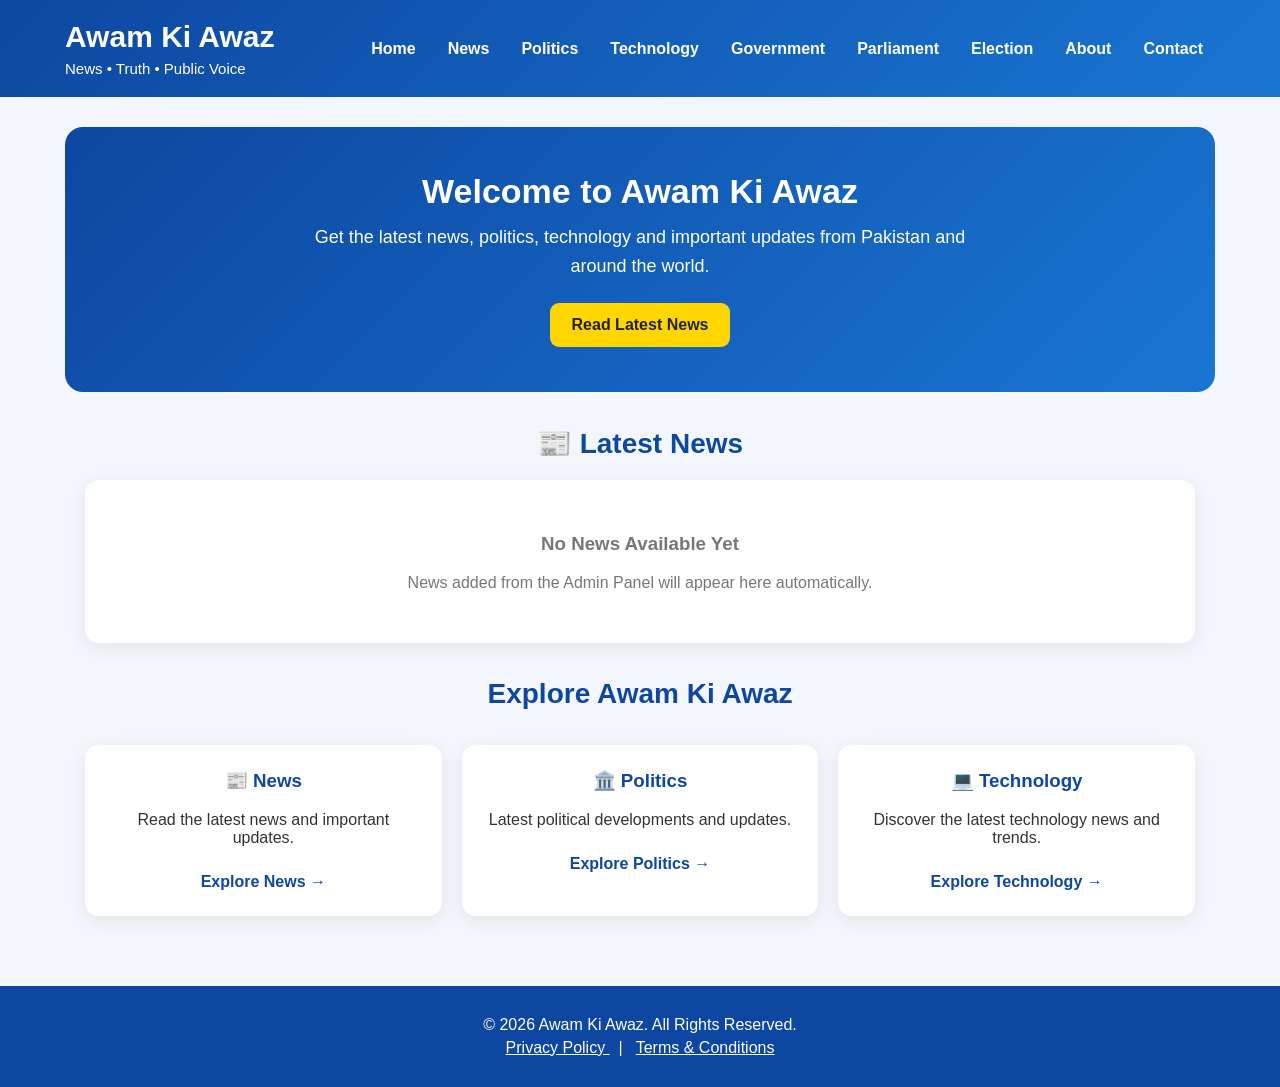
<file: index.html>
<!DOCTYPE html>
<html lang="en">

<head>

    <meta charset="UTF-8">
    <meta name="viewport" content="width=device-width, initial-scale=1.0">

    <title>Awam Ki Awaz - Home</title>

    <style>

        * {
            box-sizing: border-box;
        }

        body {
            margin: 0;
            font-family: Arial, sans-serif;
            background: #f3f7fc;
            color: #333;
        }

        header {
            background: linear-gradient(135deg, #0d47a1, #1976d2);
            color: white;
            padding: 20px;
        }

        .header-content {
            max-width: 1150px;
            margin: auto;
            display: flex;
            justify-content: space-between;
            align-items: center;
            gap: 20px;
        }

        .logo h1 {
            margin: 0;
            font-size: 30px;
        }

        .logo p {
            margin: 6px 0 0;
            font-size: 15px;
        }

        nav {
            display: flex;
            flex-wrap: wrap;
            gap: 8px;
            justify-content: center;
        }

        nav a {
            color: white;
            text-decoration: none;
            padding: 9px 12px;
            border-radius: 7px;
            font-weight: bold;
        }

        nav a:hover {
            background: rgba(255,255,255,0.18);
        }

        .hero {
            max-width: 1150px;
            margin: 30px auto;
            padding: 45px 25px;
            text-align: center;
            background: linear-gradient(135deg, #0d47a1, #1976d2);
            color: white;
            border-radius: 18px;
        }

        .hero h2 {
            margin: 0 0 12px;
            font-size: 34px;
        }

        .hero p {
            margin: 0 auto 22px;
            max-width: 700px;
            font-size: 18px;
            line-height: 1.6;
        }

        .latest-btn {
            display: inline-block;
            background: #ffd600;
            color: #222;
            text-decoration: none;
            padding: 13px 22px;
            border-radius: 9px;
            font-weight: bold;
        }

        .container {
            max-width: 1150px;
            margin: auto;
            padding: 0 20px 40px;
        }

        .section-title {
            text-align: center;
            color: #0d47a1;
            margin: 35px 0 20px;
            font-size: 28px;
        }

        .news-grid {
            display: grid;
            grid-template-columns: repeat(3, 1fr);
            gap: 22px;
        }

        .news-card {
            background: white;
            border-radius: 14px;
            overflow: hidden;
            box-shadow: 0 5px 20px rgba(0,0,0,0.08);
            transition: 0.3s;
        }

        .news-card:hover {
            transform: translateY(-5px);
            box-shadow: 0 8px 25px rgba(0,0,0,0.14);
        }

        .news-image {
            width: 100%;
            height: 190px;
            object-fit: cover;
            background: #e8eef7;
        }

        .news-content {
            padding: 20px;
        }

        .category {
            display: inline-block;
            background: #e3f2fd;
            color: #0d47a1;
            padding: 6px 10px;
            border-radius: 6px;
            font-size: 13px;
            font-weight: bold;
            margin-bottom: 12px;
        }

        .news-content h3 {
            margin: 0 0 10px;
            color: #0d47a1;
            font-size: 21px;
            line-height: 1.35;
        }

        .news-content p {
            line-height: 1.6;
            color: #555;
            margin-bottom: 18px;
        }

        .read-more {
            display: inline-block;
            background: #0d47a1;
            color: white;
            text-decoration: none;
            padding: 10px 16px;
            border-radius: 8px;
            font-weight: bold;
        }

        .read-more:hover {
            background: #1976d2;
        }

        .empty-news {
            grid-column: 1 / -1;
            background: white;
            padding: 35px;
            text-align: center;
            border-radius: 14px;
            color: #777;
            box-shadow: 0 5px 20px rgba(0,0,0,0.07);
        }

        .quick-links {
            display: grid;
            grid-template-columns: repeat(3, 1fr);
            gap: 20px;
            margin-top: 35px;
        }

        .quick-card {
            background: white;
            padding: 25px;
            text-align: center;
            border-radius: 14px;
            box-shadow: 0 5px 20px rgba(0,0,0,0.07);
        }

        .quick-card h3 {
            color: #0d47a1;
            margin-top: 0;
        }

        .quick-card a {
            display: inline-block;
            margin-top: 10px;
            color: #0d47a1;
            font-weight: bold;
            text-decoration: none;
        }

        footer {
            background: #0d47a1;
            color: white;
            text-align: center;
            padding: 25px 15px;
            margin-top: 30px;
        }

        footer p {
            margin: 5px 0;
        }

        footer a {
            color: white;
        }

        @media (max-width: 850px) {

            .header-content {
                flex-direction: column;
            }

            .news-grid {
                grid-template-columns: repeat(2, 1fr);
            }

            .quick-links {
                grid-template-columns: repeat(2, 1fr);
            }

        }

        @media (max-width: 600px) {

            header {
                padding: 18px 12px;
            }

            .logo {
                text-align: center;
            }

            .logo h1 {
                font-size: 26px;
            }

            nav a {
                font-size: 14px;
                padding: 8px 9px;
            }

            .hero {
                margin: 20px 15px;
                padding: 35px 18px;
            }

            .hero h2 {
                font-size: 27px;
            }

            .container {
                padding: 0 15px 30px;
            }

            .news-grid {
                grid-template-columns: 1fr;
            }

            .quick-links {
                grid-template-columns: 1fr;
            }

        }

    </style>

</head>


<body>


<header>

    <div class="header-content">

        <div class="logo">

            <h1>Awam Ki Awaz</h1>

            <p>
                News • Truth • Public Voice
            </p>

        </div>


        <nav>

            <a href="index.html">
                Home
            </a>

            <a href="news.html">
                News
            </a>

            <a href="politics.html">
                Politics
            </a>

            <a href="technology.html">
                Technology
            </a>

            <a href="government.html">
                Government
            </a>

            <a href="parliament.html">
                Parliament
            </a>

            <a href="election.html">
                Election
            </a>

            <a href="about.html">
                About
            </a>

            <a href="contact.html">
                Contact
            </a>

        </nav>

    </div>

</header>


<section class="hero">

    <h2>
        Welcome to Awam Ki Awaz
    </h2>

    <p>
        Get the latest news, politics, technology and important updates
        from Pakistan and around the world.
    </p>

    <a href="#latest-news" class="latest-btn">
        Read Latest News
    </a>

</section>


<div class="container">


    <h2 class="section-title" id="latest-news">

        📰 Latest News

    </h2>


    <div class="news-grid" id="latestNews">

        <div class="empty-news">

            Loading latest news...

        </div>

    </div>



    <h2 class="section-title">

        Explore Awam Ki Awaz

    </h2>


    <div class="quick-links">


        <div class="quick-card">

            <h3>
                📰 News
            </h3>

            <p>
                Read the latest news and important updates.
            </p>

            <a href="news.html">
                Explore News →
            </a>

        </div>



        <div class="quick-card">

            <h3>
                🏛️ Politics
            </h3>

            <p>
                Latest political developments and updates.
            </p>

            <a href="politics.html">
                Explore Politics →
            </a>

        </div>



        <div class="quick-card">

            <h3>
                💻 Technology
            </h3>

            <p>
                Discover the latest technology news and trends.
            </p>

            <a href="technology.html">
                Explore Technology →
            </a>

        </div>


    </div>


</div>


<footer>

    <p>
        © 2026 Awam Ki Awaz. All Rights Reserved.
    </p>


    <p>

        <a href="privacy.html">
            Privacy Policy
        </a>

        &nbsp; | &nbsp;

        <a href="terms.html">
            Terms & Conditions
        </a>

    </p>

</footer>



<script>

    function loadLatestNews() {

        const latestNews =
            document.getElementById("latestNews");


        /* ---------------------------------
           GET NEWS FROM ADMIN PANEL
        --------------------------------- */

        let news = [];


        try {

            news =
                JSON.parse(
                    localStorage.getItem("awamNews")
                ) || [];


            /*
               Old storage key support
            */

            if (news.length === 0) {

                news =
                    JSON.parse(
                        localStorage.getItem(
                            "awamKiAwazNews"
                        )
                    ) || [];

            }

        } catch (error) {

            news = [];

        }



        latestNews.innerHTML = "";



        /* ---------------------------------
           NO NEWS
        --------------------------------- */

        if (news.length === 0) {

            latestNews.innerHTML = `

                <div class="empty-news">

                    <h3>
                        No News Available Yet
                    </h3>

                    <p>
                        News added from the Admin Panel
                        will appear here automatically.
                    </p>

                </div>

            `;

            return;

        }



        /* ---------------------------------
           LATEST NEWS FIRST
        --------------------------------- */

        const latestItems =
            news.slice().reverse();



        latestItems.forEach(function(item) {


            const card =
                document.createElement("div");


            card.className =
                "news-card";



            /* ---------------------------------
               IMAGE
            --------------------------------- */

            let imageHTML = "";


            if (item.image) {

                imageHTML = `

                    <img
                        src="${item.image}"
                        alt="${item.title || "News"}"
                        class="news-image"
                    >

                `;

            } else {

                imageHTML = `

                    <div
                        class="news-image"
                        style="
                            display:flex;
                            align-items:center;
                            justify-content:center;
                            color:#777;
                            font-weight:bold;
                        "
                    >

                        Awam Ki Awaz

                    </div>

                `;

            }



            /* ---------------------------------
               READ MORE LINK
            --------------------------------- */

            let readMoreLink =
                "news.html";


            if (item.url) {

                readMoreLink =
                    item.url;

            }



            /* ---------------------------------
               NEWS CARD
            --------------------------------- */

            card.innerHTML = `

                ${imageHTML}


                <div class="news-content">


                    <span class="category">

                        ${item.category || "News"}

                    </span>


                    <h3>

                        ${item.title || "Untitled News"}

                    </h3>


                    <p>

                        ${item.description || ""}

                    </p>


                    <a
                        href="${readMoreLink}"
                        class="read-more"
                        ${item.url ? 'target="_blank" rel="noopener noreferrer"' : ""}
                    >

                        Read More →

                    </a>


                </div>

            `;


            latestNews.appendChild(card);


        });

    }



    /* ---------------------------------
       LOAD NEWS
    --------------------------------- */

    loadLatestNews();

</script>


</body>

</html>
</file>
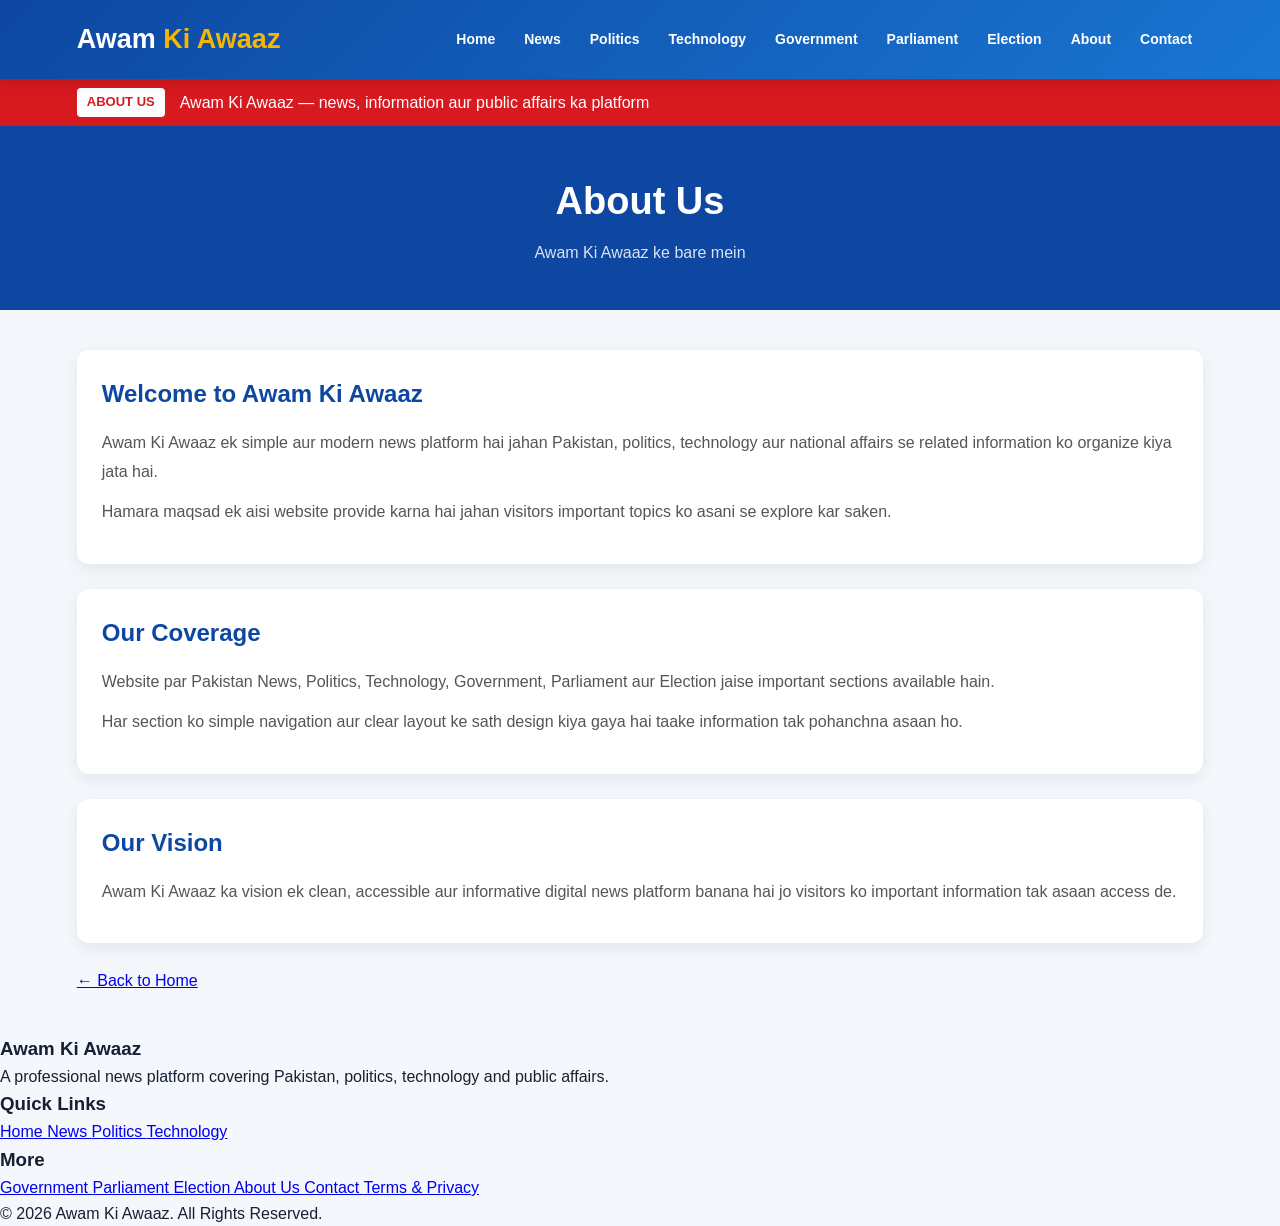
<file: about.html>
<!DOCTYPE html>
<html lang="en">
<head>
    <meta charset="UTF-8">
    <meta name="viewport" content="width=device-width, initial-scale=1.0">

    <title>Awam Ki Awaaz | About Us</title>

    <link rel="stylesheet" href="style.css">

    <style>
        .about-box {
            background: white;
            border-radius: 12px;
            padding: 25px;
            margin-bottom: 25px;
            box-shadow: 0 5px 18px rgba(0,0,0,0.08);
        }

        .about-box h2 {
            color: #0d47a1;
            margin-top: 0;
            margin-bottom: 15px;
        }

        .about-box p {
            line-height: 1.8;
            color: #555;
            margin-bottom: 12px;
        }
    </style>
</head>

<body>

<header>
    <div class="header-inner">

        <a href="index.html" class="logo">
            Awam <span>Ki Awaaz</span>
        </a>

        <nav>
            <a href="index.html">Home</a>
            <a href="news.html">News</a>
            <a href="politics.html">Politics</a>
            <a href="technology.html">Technology</a>
            <a href="government.html">Government</a>
            <a href="parliament.html">Parliament</a>
            <a href="election.html">Election</a>
            <a href="about.html">About</a>
            <a href="contact.html">Contact</a>
        </nav>

    </div>
</header>


<div class="breaking-news">

    <div class="breaking-inner">

        <span class="breaking-title">
            ABOUT US
        </span>

        <div class="breaking-text">
            Awam Ki Awaaz — news, information aur public affairs ka platform
        </div>

    </div>

</div>


<section class="page-header">

    <h1>
        About Us
    </h1>

    <p>
        Awam Ki Awaaz ke bare mein
    </p>

</section>


<main class="container">


    <!-- WELCOME -->

    <div class="about-box">

        <h2>
            Welcome to Awam Ki Awaaz
        </h2>

        <p>
            Awam Ki Awaaz ek simple aur modern news platform hai
            jahan Pakistan, politics, technology aur national affairs
            se related information ko organize kiya jata hai.
        </p>

        <p>
            Hamara maqsad ek aisi website provide karna hai jahan
            visitors important topics ko asani se explore kar saken.
        </p>

    </div>


    <!-- COVERAGE -->

    <div class="about-box">

        <h2>
            Our Coverage
        </h2>

        <p>
            Website par Pakistan News, Politics, Technology,
            Government, Parliament aur Election jaise important
            sections available hain.
        </p>

        <p>
            Har section ko simple navigation aur clear layout ke
            sath design kiya gaya hai taake information tak pohanchna
            asaan ho.
        </p>

    </div>


    <!-- VISION -->

    <div class="about-box">

        <h2>
            Our Vision
        </h2>

        <p>
            Awam Ki Awaaz ka vision ek clean, accessible aur
            informative digital news platform banana hai jo visitors
            ko important information tak asaan access de.
        </p>

    </div>


    <!-- BACK HOME -->

    <a href="index.html" class="back-home">
        ← Back to Home
    </a>


</main>


<footer>

    <div class="footer-inner">


        <div>

            <h3>
                Awam Ki Awaaz
            </h3>

            <p>
                A professional news platform covering Pakistan,
                politics, technology and public affairs.
            </p>

        </div>


        <div>

            <h3>
                Quick Links
            </h3>

            <div class="footer-links">

                <a href="index.html">
                    Home
                </a>

                <a href="news.html">
                    News
                </a>

                <a href="politics.html">
                    Politics
                </a>

                <a href="technology.html">
                    Technology
                </a>

            </div>

        </div>


        <div>

            <h3>
                More
            </h3>

            <div class="footer-links">

                <a href="government.html">
                    Government
                </a>

                <a href="parliament.html">
                    Parliament
                </a>

                <a href="election.html">
                    Election
                </a>

                <a href="about.html">
                    About Us
                </a>

                <a href="contact.html">
                    Contact
                </a>

                <a href="terms.html">
                    Terms & Privacy
                </a>

            </div>

        </div>


    </div>


    <div class="copyright">

        © 2026 Awam Ki Awaaz. All Rights Reserved.

    </div>

</footer>


</body>
</html>
</file>
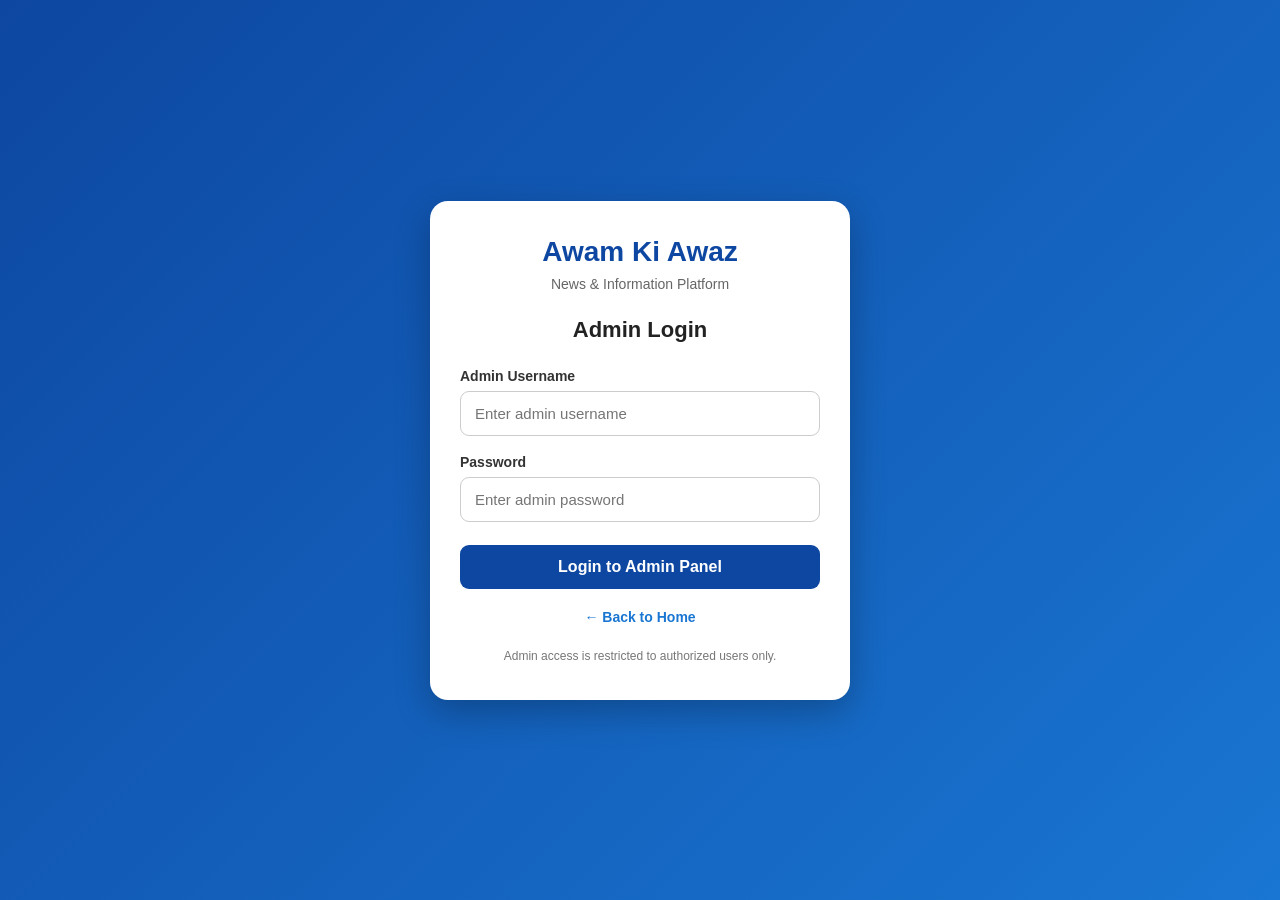
<file: admin-dashboard.html>
<!DOCTYPE html>
<html lang="en">

<head>

    <meta charset="UTF-8">
    <meta name="viewport" content="width=device-width, initial-scale=1.0">

    <title>Admin Dashboard - Awam Ki Awaz</title>

    <style>

        * {
            margin: 0;
            padding: 0;
            box-sizing: border-box;
        }

        body {
            font-family: Arial, sans-serif;
            background: #f3f7fc;
            color: #222;
        }

        header {
            background: linear-gradient(135deg, #0d47a1, #1976d2);
            color: white;
            padding: 22px 20px;
            text-align: center;
        }

        header h1 {
            margin-bottom: 7px;
            font-size: 28px;
        }

        header p {
            font-size: 14px;
        }

        .container {
            width: 100%;
            max-width: 1100px;
            margin: 30px auto;
            padding: 0 20px;
        }

        .welcome {
            background: white;
            padding: 25px;
            border-radius: 14px;
            box-shadow: 0 5px 18px rgba(0,0,0,0.08);
            margin-bottom: 25px;
            text-align: center;
        }

        .welcome h2 {
            color: #0d47a1;
            margin-bottom: 8px;
        }

        .welcome p {
            color: #666;
        }

        .dashboard-grid {
            display: grid;
            grid-template-columns: repeat(2, 1fr);
            gap: 20px;
        }

        .dashboard-card {
            background: white;
            padding: 25px;
            border-radius: 14px;
            box-shadow: 0 5px 18px rgba(0,0,0,0.08);
            text-align: center;
        }

        .dashboard-card h3 {
            color: #0d47a1;
            margin-bottom: 10px;
            font-size: 20px;
        }

        .dashboard-card p {
            color: #666;
            font-size: 14px;
            line-height: 1.5;
            margin-bottom: 18px;
        }

        .dashboard-btn {
            display: inline-block;
            padding: 11px 20px;
            background: #0d47a1;
            color: white;
            text-decoration: none;
            border-radius: 8px;
            font-weight: bold;
            font-size: 14px;
        }

        .dashboard-btn:hover {
            background: #1976d2;
        }

        .logout-btn {
            display: block;
            width: 180px;
            margin: 30px auto 0;
            padding: 12px;
            border: none;
            border-radius: 8px;
            background: #c62828;
            color: white;
            font-size: 15px;
            font-weight: bold;
            cursor: pointer;
        }

        footer {
            text-align: center;
            padding: 25px 15px;
            color: #777;
            font-size: 13px;
        }

        @media (max-width: 700px) {

            .dashboard-grid {
                grid-template-columns: 1fr;
            }

            header h1 {
                font-size: 24px;
            }

            .container {
                padding: 0 15px;
            }

        }

    </style>

</head>

<body>

<header>

    <h1>Awam Ki Awaz</h1>

    <p>Admin Dashboard</p>

</header>

<main class="container">

    <section class="welcome">

        <h2>Welcome Admin</h2>

        <p>
            Manage your Awam Ki Awaz website from here.
        </p>

    </section>


    <section class="dashboard-grid">

        <div class="dashboard-card">

            <h3>Manage News</h3>

            <p>
                Add new news articles and manage your website news.
            </p>

            <a href="manage-news.html" class="dashboard-btn">
                Open Manage News
            </a>

        </div>


        <div class="dashboard-card">

            <h3>Categories</h3>

            <p>
                Manage News, Politics, Technology, Government,
                Parliament and Election categories.
            </p>

            <a href="manage-news.html" class="dashboard-btn">
                Open Categories
            </a>

        </div>


        <div class="dashboard-card">

            <h3>View Website</h3>

            <p>
                Open the public Awam Ki Awaz website.
            </p>

            <a href="index.html" class="dashboard-btn">
                View Website
            </a>

        </div>


        <div class="dashboard-card">

            <h3>Admin Settings</h3>

            <p>
                Change your admin username and password.
            </p>

            <a href="admin-settings.html" class="dashboard-btn">
                Open Settings
            </a>

        </div>

    </section>


    <button class="logout-btn" onclick="logoutAdmin()">
        Logout
    </button>

</main>


<footer>

    © 2026 Awam Ki Awaz. All Rights Reserved.

</footer>


<script>

    if (sessionStorage.getItem("awamAdminLoggedIn") !== "true") {

        window.location.href = "admin.html";

    }


    function logoutAdmin() {

        sessionStorage.removeItem("awamAdminLoggedIn");

        window.location.href = "admin.html";

    }

</script>

</body>

</html>
</file>
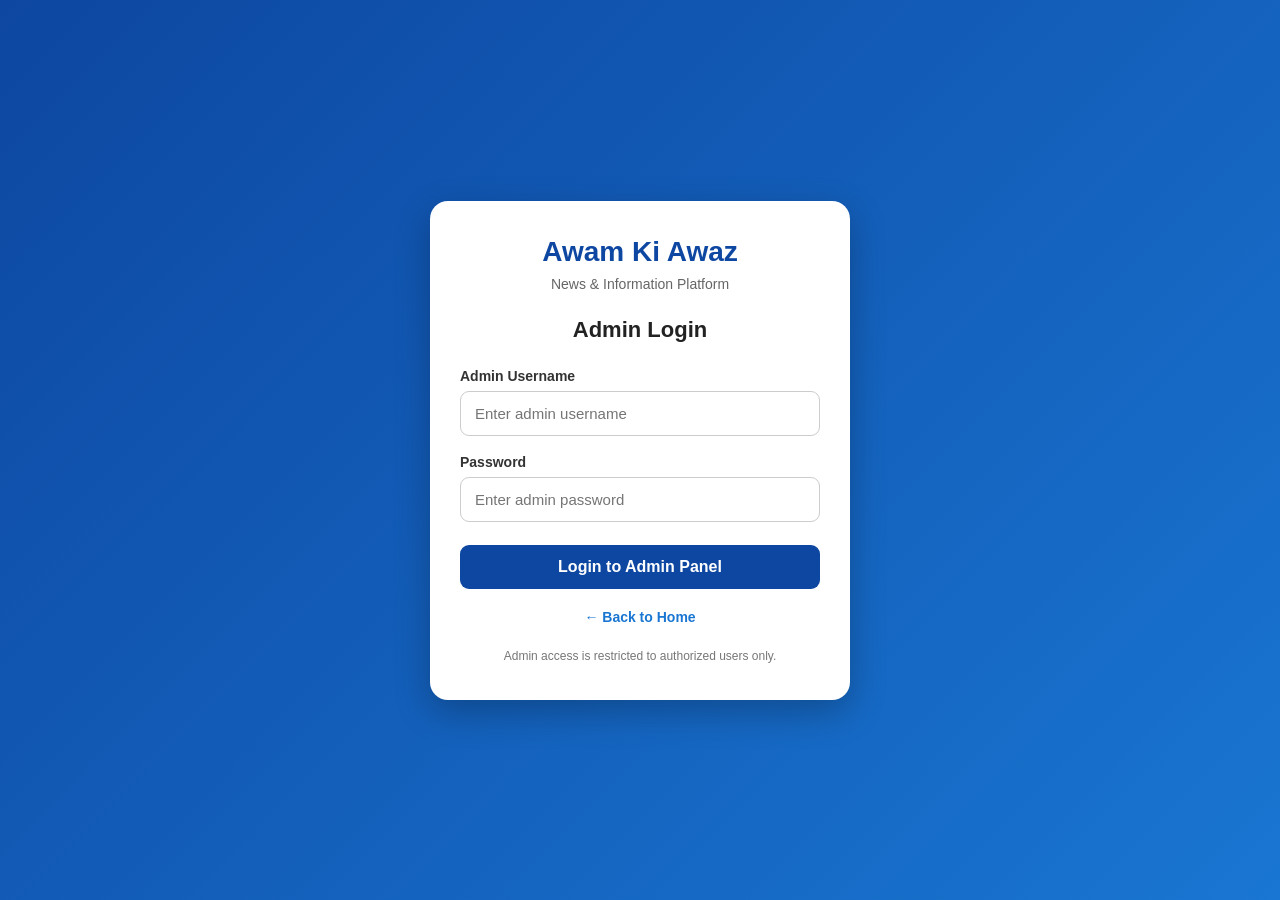
<file: admin-settings.html>
<!DOCTYPE html>
<html lang="en">

<head>

    <meta charset="UTF-8">
    <meta name="viewport" content="width=device-width, initial-scale=1.0">

    <title>Admin Settings - Awam Ki Awaz</title>

    <style>

        * {
            box-sizing: border-box;
        }

        body {
            margin: 0;
            font-family: Arial, sans-serif;
            background: #f3f7fc;
            color: #333;
        }

        header {
            background: linear-gradient(135deg, #0d47a1, #1976d2);
            color: white;
            padding: 28px 20px;
            text-align: center;
        }

        header h1 {
            margin: 0;
            font-size: 30px;
        }

        header p {
            margin: 8px 0 0;
            font-size: 17px;
        }

        .container {
            max-width: 700px;
            margin: 35px auto;
            padding: 0 20px;
        }

        .settings-card {
            background: white;
            padding: 30px;
            border-radius: 16px;
            box-shadow: 0 5px 20px rgba(0,0,0,0.08);
        }

        .settings-card h2 {
            margin-top: 0;
            text-align: center;
            color: #0d47a1;
        }

        .settings-card p {
            text-align: center;
            color: #666;
            line-height: 1.6;
        }

        .form-group {
            margin-top: 20px;
        }

        label {
            display: block;
            margin-bottom: 8px;
            font-weight: bold;
        }

        input {
            width: 100%;
            padding: 13px;
            border: 1px solid #ccc;
            border-radius: 8px;
            font-size: 16px;
        }

        input:focus {
            outline: none;
            border-color: #1976d2;
        }

        .save-btn {
            display: block;
            width: 100%;
            margin-top: 25px;
            padding: 13px;
            border: none;
            border-radius: 9px;
            background: #0d47a1;
            color: white;
            font-size: 16px;
            font-weight: bold;
            cursor: pointer;
        }

        .save-btn:hover {
            background: #1976d2;
        }

        .back-btn {
            display: block;
            width: fit-content;
            margin: 20px auto 0;
            padding: 11px 22px;
            background: #555;
            color: white;
            text-decoration: none;
            border-radius: 8px;
            font-weight: bold;
        }

        .message {
            text-align: center;
            margin-top: 15px;
            font-weight: bold;
        }

        footer {
            text-align: center;
            background: #0d47a1;
            color: white;
            padding: 25px;
            margin-top: 45px;
        }

        @media (max-width: 600px) {

            .container {
                padding: 0 15px;
            }

            .settings-card {
                padding: 22px;
            }

            header h1 {
                font-size: 25px;
            }

        }

    </style>

</head>

<body>

<header>

    <h1>Awam Ki Awaz</h1>

    <p>Admin Settings</p>

</header>


<div class="container">

    <div class="settings-card">

        <h2>⚙️ Admin Settings</h2>

        <p>
            Update your admin username and password.
        </p>


        <div class="form-group">

            <label for="adminUsername">
                Admin Username
            </label>

            <input
                type="text"
                id="adminUsername"
                placeholder="Enter admin username"
            >

        </div>


        <div class="form-group">

            <label for="adminPassword">
                Admin Password
            </label>

            <input
                type="password"
                id="adminPassword"
                placeholder="Enter admin password"
            >

        </div>


        <button
            class="save-btn"
            onclick="saveSettings()"
        >
            Save Settings
        </button>


        <div
            class="message"
            id="message"
        ></div>


        <a
            href="admin-dashboard.html"
            class="back-btn"
        >
            ← Back to Dashboard
        </a>

    </div>

</div>


<footer>

    © 2026 Awam Ki Awaz. All Rights Reserved.

</footer>


<script>

    /* ==============================
       ADMIN LOGIN PROTECTION
    ============================== */

    if (
        sessionStorage.getItem("awamAdminLoggedIn")
        !== "true"
    ) {

        window.location.href = "admin.html";

    }


    /* ==============================
       SAVE SETTINGS
    ============================== */

    function saveSettings() {

        const username =
            document
            .getElementById("adminUsername")
            .value
            .trim();


        const password =
            document
            .getElementById("adminPassword")
            .value
            .trim();


        const message =
            document.getElementById("message");


        if (
            username === "" ||
            password === ""
        ) {

            message.style.color = "#d32f2f";

            message.innerText =
                "Please enter username and password.";

            return;

        }


        localStorage.setItem(
            "awamAdminUsername",
            username
        );


        localStorage.setItem(
            "awamAdminPassword",
            password
        );


        message.style.color = "#2e7d32";

        message.innerText =
            "Admin settings saved successfully.";

    }


    /* ==============================
       LOAD SAVED SETTINGS
    ============================== */

    window.onload = function() {

        const savedUsername =
            localStorage.getItem(
                "awamAdminUsername"
            ) || "";


        const savedPassword =
            localStorage.getItem(
                "awamAdminPassword"
            ) || "";


        document
        .getElementById("adminUsername")
        .value =
            savedUsername;


        document
        .getElementById("adminPassword")
        .value =
            savedPassword;

    };

</script>

</body>

</html>
</file>
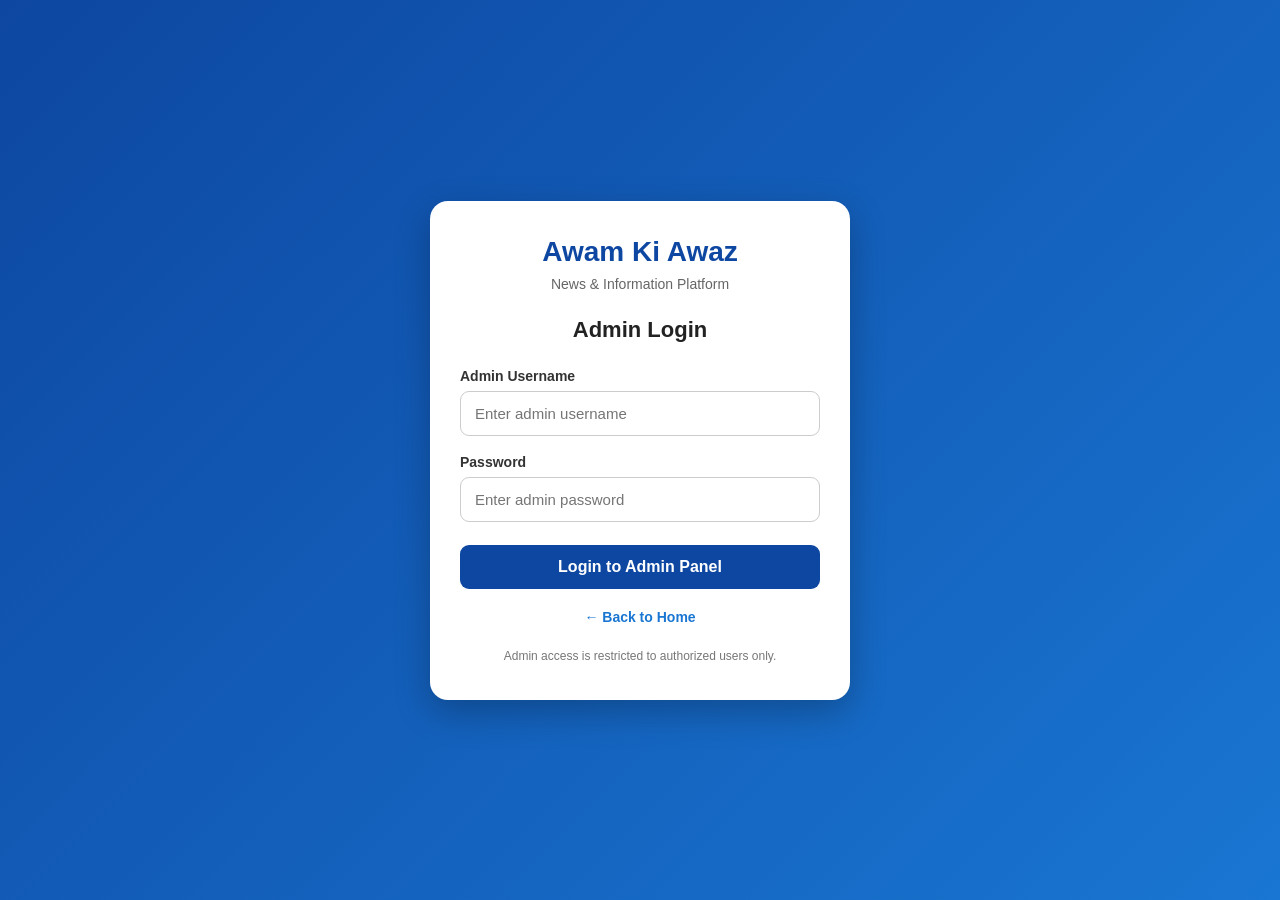
<file: admin.html>
<!DOCTYPE html>
<html lang="en">
<head>
    <meta charset="UTF-8">
    <meta name="viewport" content="width=device-width, initial-scale=1.0">

    <title>Admin Login - Awam Ki Awaz</title>

    <style>
        * {
            margin: 0;
            padding: 0;
            box-sizing: border-box;
        }

        body {
            font-family: Arial, sans-serif;
            min-height: 100vh;
            background: linear-gradient(135deg, #0d47a1, #1976d2);
            display: flex;
            align-items: center;
            justify-content: center;
            padding: 20px;
        }

        .login-container {
            width: 100%;
            max-width: 420px;
            background: #ffffff;
            padding: 35px 30px;
            border-radius: 18px;
            box-shadow: 0 12px 35px rgba(0, 0, 0, 0.25);
        }

        .logo {
            text-align: center;
            margin-bottom: 25px;
        }

        .logo h1 {
            color: #0d47a1;
            font-size: 28px;
            margin-bottom: 8px;
        }

        .logo p {
            color: #666;
            font-size: 14px;
        }

        .login-title {
            text-align: center;
            color: #222;
            margin-bottom: 25px;
            font-size: 22px;
        }

        .form-group {
            margin-bottom: 18px;
        }

        .form-group label {
            display: block;
            margin-bottom: 7px;
            color: #333;
            font-weight: bold;
            font-size: 14px;
        }

        .form-group input {
            width: 100%;
            padding: 13px 14px;
            border: 1px solid #ccc;
            border-radius: 9px;
            font-size: 15px;
            outline: none;
        }

        .form-group input:focus {
            border-color: #1976d2;
            box-shadow: 0 0 0 2px rgba(25, 118, 210, 0.12);
        }

        .login-btn {
            width: 100%;
            padding: 13px;
            border: none;
            border-radius: 9px;
            background: #0d47a1;
            color: white;
            font-size: 16px;
            font-weight: bold;
            cursor: pointer;
            margin-top: 5px;
        }

        .login-btn:hover {
            background: #083b8a;
        }

        .message {
            display: none;
            text-align: center;
            margin-top: 15px;
            padding: 10px;
            border-radius: 8px;
            font-size: 14px;
            font-weight: bold;
        }

        .success {
            background: #e8f5e9;
            color: #2e7d32;
        }

        .error {
            background: #ffebee;
            color: #c62828;
        }

        .back-home {
            display: block;
            text-align: center;
            margin-top: 20px;
            color: #1976d2;
            text-decoration: none;
            font-size: 14px;
            font-weight: bold;
        }

        .back-home:hover {
            text-decoration: underline;
        }

        .security-note {
            text-align: center;
            margin-top: 22px;
            font-size: 12px;
            color: #777;
            line-height: 1.5;
        }

        @media (max-width: 480px) {
            .login-container {
                padding: 30px 22px;
            }

            .logo h1 {
                font-size: 24px;
            }
        }
    </style>
</head>

<body>

    <div class="login-container">

        <div class="logo">
            <h1>Awam Ki Awaz</h1>
            <p>News & Information Platform</p>
        </div>

        <h2 class="login-title">Admin Login</h2>

        <form id="adminLoginForm">

            <div class="form-group">
                <label for="username">Admin Username</label>

                <input
                    type="text"
                    id="username"
                    placeholder="Enter admin username"
                    required
                >
            </div>

            <div class="form-group">
                <label for="password">Password</label>

                <input
                    type="password"
                    id="password"
                    placeholder="Enter admin password"
                    required
                >
            </div>

            <button type="submit" class="login-btn">
                Login to Admin Panel
            </button>

        </form>

        <div id="message" class="message"></div>

        <a href="index.html" class="back-home">
            ← Back to Home
        </a>

        <p class="security-note">
            Admin access is restricted to authorized users only.
        </p>

    </div>

    <script>

        document.getElementById("adminLoginForm").addEventListener("submit", function(event) {

            event.preventDefault();

            const username = document.getElementById("username").value.trim();
            const password = document.getElementById("password").value;

            const savedUsername = localStorage.getItem("awamAdminUsername");
            const savedPassword = localStorage.getItem("awamAdminPassword");

            const message = document.getElementById("message");

            if (!savedUsername || !savedPassword) {

                message.style.display = "block";
                message.className = "message error";
                message.textContent =
                    "Please set Admin Username and Password from Admin Settings first.";

                return;
            }

            if (username === savedUsername && password === savedPassword) {

                sessionStorage.setItem("awamAdminLoggedIn", "true");

                message.style.display = "block";
                message.className = "message success";
                message.textContent = "Login successful! Opening Admin Dashboard...";

                setTimeout(function() {
                    window.location.href = "admin-dashboard.html";
                }, 700);

            } else {

                message.style.display = "block";
                message.className = "message error";
                message.textContent = "Incorrect username or password.";

            }

        });

    </script>

</body>
</html>
</file>
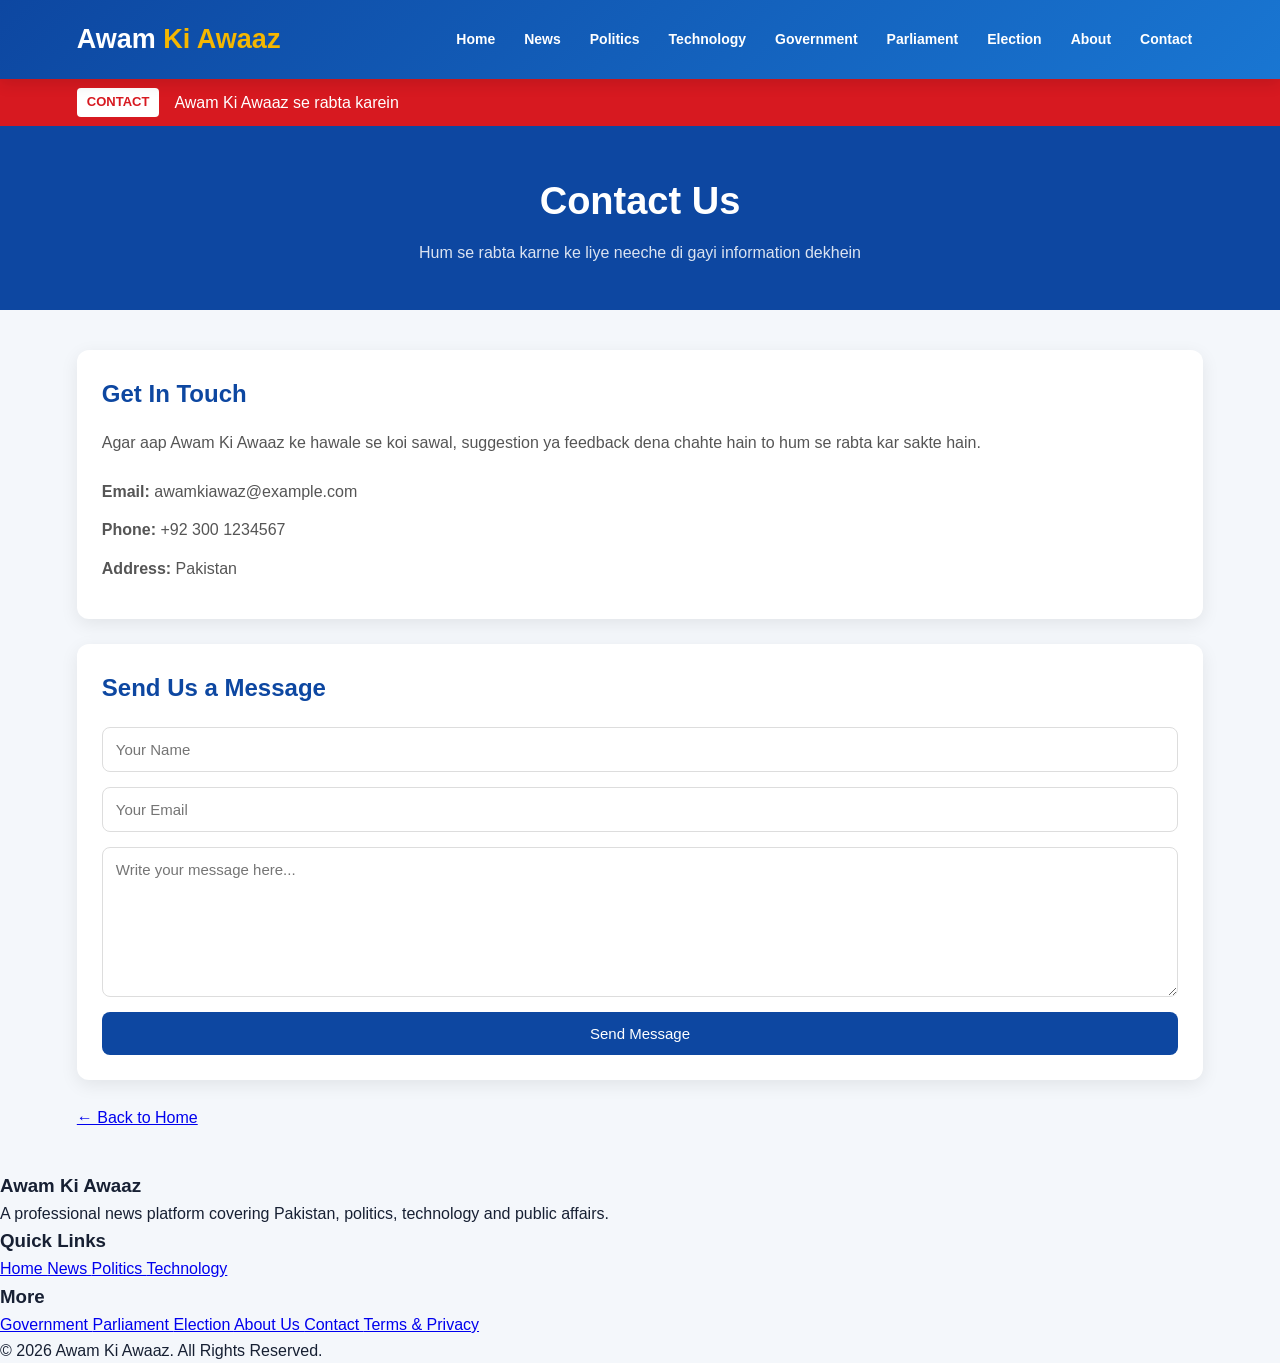
<file: contact.html>
<!DOCTYPE html>
<html lang="en">
<head>
    <meta charset="UTF-8">
    <meta name="viewport" content="width=device-width, initial-scale=1.0">

    <title>Awam Ki Awaaz | Contact</title>

    <link rel="stylesheet" href="style.css">

    <style>
        .contact-box {
            background: white;
            border-radius: 12px;
            padding: 25px;
            margin-bottom: 25px;
            box-shadow: 0 5px 18px rgba(0,0,0,0.08);
        }

        .contact-box h2 {
            color: #0d47a1;
            margin-top: 0;
            margin-bottom: 15px;
        }

        .contact-box p {
            line-height: 1.8;
            color: #555;
        }

        .contact-info {
            margin-top: 20px;
        }

        .contact-info p {
            margin: 10px 0;
        }

        .contact-form {
            display: flex;
            flex-direction: column;
            gap: 15px;
            margin-top: 20px;
        }

        .contact-form input,
        .contact-form textarea {
            width: 100%;
            padding: 13px;
            border: 1px solid #ddd;
            border-radius: 8px;
            font-size: 15px;
            font-family: Arial, sans-serif;
            box-sizing: border-box;
        }

        .contact-form textarea {
            min-height: 150px;
            resize: vertical;
        }

        .contact-form button {
            background: #0d47a1;
            color: white;
            border: none;
            padding: 13px 20px;
            border-radius: 8px;
            font-size: 15px;
            cursor: pointer;
        }

        .contact-form button:hover {
            background: #1976d2;
        }

        .form-message {
            display: none;
            background: #e8f5e9;
            color: #2e7d32;
            padding: 12px;
            border-radius: 8px;
            margin-top: 15px;
        }
    </style>
</head>

<body>

<header>

    <div class="header-inner">

        <a href="index.html" class="logo">
            Awam <span>Ki Awaaz</span>
        </a>

        <nav>

            <a href="index.html">Home</a>

            <a href="news.html">News</a>

            <a href="politics.html">Politics</a>

            <a href="technology.html">Technology</a>

            <a href="government.html">Government</a>

            <a href="parliament.html">Parliament</a>

            <a href="election.html">Election</a>

            <a href="about.html">About</a>

            <a href="contact.html">Contact</a>

        </nav>

    </div>

</header>


<div class="breaking-news">

    <div class="breaking-inner">

        <span class="breaking-title">
            CONTACT
        </span>

        <div class="breaking-text">
            Awam Ki Awaaz se rabta karein
        </div>

    </div>

</div>


<section class="page-header">

    <h1>
        Contact Us
    </h1>

    <p>
        Hum se rabta karne ke liye neeche di gayi information dekhein
    </p>

</section>


<main class="container">


    <!-- GET IN TOUCH -->

    <div class="contact-box">

        <h2>
            Get In Touch
        </h2>

        <p>
            Agar aap Awam Ki Awaaz ke hawale se koi sawal,
            suggestion ya feedback dena chahte hain to hum se
            rabta kar sakte hain.
        </p>


        <div class="contact-info">

            <p>
                <strong>Email:</strong>
                awamkiawaz@example.com
            </p>

            <p>
                <strong>Phone:</strong>
                +92 300 1234567
            </p>

            <p>
                <strong>Address:</strong>
                Pakistan
            </p>

        </div>

    </div>



    <!-- CONTACT FORM -->

    <div class="contact-box">

        <h2>
            Send Us a Message
        </h2>

        <form
            class="contact-form"
            id="contactForm"
        >

            <input
                type="text"
                id="contactName"
                placeholder="Your Name"
                required
            >


            <input
                type="email"
                id="contactEmail"
                placeholder="Your Email"
                required
            >


            <textarea
                id="contactMessage"
                placeholder="Write your message here..."
                required
            ></textarea>


            <button type="submit">
                Send Message
            </button>

        </form>


        <div
            class="form-message"
            id="formMessage"
        >
            Thank you! Your message has been received.
        </div>

    </div>



    <!-- BACK HOME -->

    <a href="index.html" class="back-home">
        ← Back to Home
    </a>


</main>


<footer>

    <div class="footer-inner">


        <div>

            <h3>
                Awam Ki Awaaz
            </h3>

            <p>
                A professional news platform covering Pakistan,
                politics, technology and public affairs.
            </p>

        </div>



        <div>

            <h3>
                Quick Links
            </h3>

            <div class="footer-links">

                <a href="index.html">
                    Home
                </a>

                <a href="news.html">
                    News
                </a>

                <a href="politics.html">
                    Politics
                </a>

                <a href="technology.html">
                    Technology
                </a>

            </div>

        </div>



        <div>

            <h3>
                More
            </h3>

            <div class="footer-links">

                <a href="government.html">
                    Government
                </a>

                <a href="parliament.html">
                    Parliament
                </a>

                <a href="election.html">
                    Election
                </a>

                <a href="about.html">
                    About Us
                </a>

                <a href="contact.html">
                    Contact
                </a>

                <a href="terms.html">
                    Terms & Privacy
                </a>

            </div>

        </div>


    </div>


    <div class="copyright">

        © 2026 Awam Ki Awaaz. All Rights Reserved.

    </div>

</footer>



<script>

    const contactForm =
        document.getElementById("contactForm");

    const formMessage =
        document.getElementById("formMessage");


    contactForm.addEventListener(
        "submit",
        function(event) {

            event.preventDefault();


            formMessage.style.display = "block";


            contactForm.reset();

        }
    );

</script>


</body>
</html>
</file>
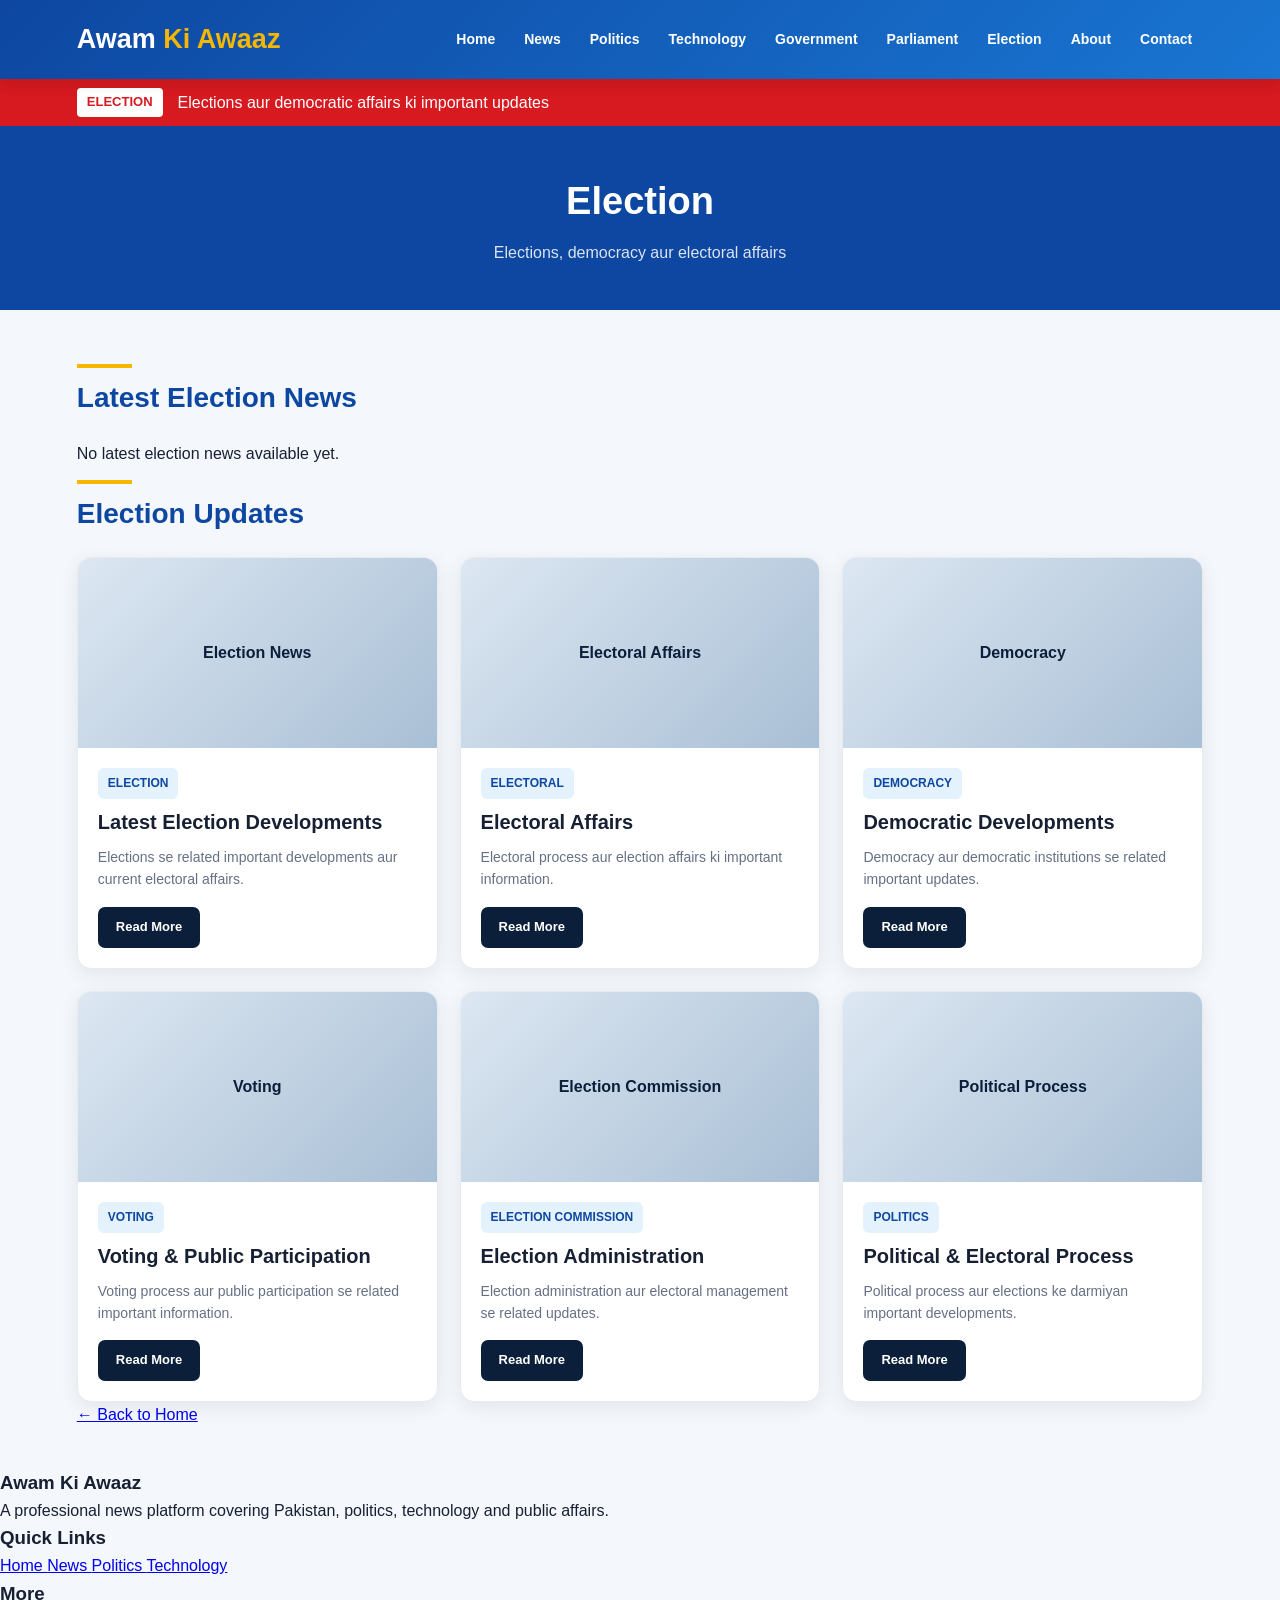
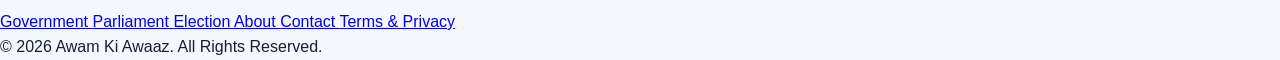
<file: election.html>
<!DOCTYPE html>
<html lang="en">

<head>

    <meta charset="UTF-8">
    <meta name="viewport" content="width=device-width, initial-scale=1.0">

    <title>Awam Ki Awaaz | Election</title>

    <link rel="stylesheet" href="style.css">

</head>

<body>


<header>

    <div class="header-inner">

        <a href="index.html" class="logo">
            Awam <span>Ki Awaaz</span>
        </a>


        <nav>

            <a href="index.html">Home</a>
            <a href="news.html">News</a>
            <a href="politics.html">Politics</a>
            <a href="technology.html">Technology</a>
            <a href="government.html">Government</a>
            <a href="parliament.html">Parliament</a>
            <a href="election.html">Election</a>
            <a href="about.html">About</a>
            <a href="contact.html">Contact</a>

        </nav>

    </div>

</header>



<div class="breaking-news">

    <div class="breaking-inner">

        <span class="breaking-title">
            ELECTION
        </span>

        <div class="breaking-text">
            Elections aur democratic affairs ki important updates
        </div>

    </div>

</div>



<section class="page-header">

    <h1>
        Election
    </h1>

    <p>
        Elections, democracy aur electoral affairs
    </p>

</section>



<main class="container">


<!-- ADMIN ELECTION NEWS -->

<div class="section-title">

    <div>

        <span></span>

        <h2>
            Latest Election News
        </h2>

    </div>

</div>


<div
    id="electionNews"
    class="news-grid">
</div>



<!-- ELECTION UPDATES -->

<div class="section-title">

    <div>

        <span></span>

        <h2>
            Election Updates
        </h2>

    </div>

</div>



<div class="news-grid">


    <!-- ELECTION NEWS -->

    <article class="card">

        <div class="card-image">
            Election News
        </div>

        <div class="card-content">

            <span class="card-category">
                Election
            </span>

            <h3>
                Latest Election Developments
            </h3>

            <p>
                Elections se related important developments
                aur current electoral affairs.
            </p>

            <a
                href="news.html"
                class="read-more-btn">

                Read More

            </a>

        </div>

    </article>



    <!-- ELECTORAL AFFAIRS -->

    <article class="card">

        <div class="card-image">
            Electoral Affairs
        </div>

        <div class="card-content">

            <span class="card-category">
                Electoral
            </span>

            <h3>
                Electoral Affairs
            </h3>

            <p>
                Electoral process aur election affairs ki
                important information.
            </p>

            <a
                href="news.html"
                class="read-more-btn">

                Read More

            </a>

        </div>

    </article>



    <!-- DEMOCRACY -->

    <article class="card">

        <div class="card-image">
            Democracy
        </div>

        <div class="card-content">

            <span class="card-category">
                Democracy
            </span>

            <h3>
                Democratic Developments
            </h3>

            <p>
                Democracy aur democratic institutions se
                related important updates.
            </p>

            <a
                href="news.html"
                class="read-more-btn">

                Read More

            </a>

        </div>

    </article>



    <!-- VOTING -->

    <article class="card">

        <div class="card-image">
            Voting
        </div>

        <div class="card-content">

            <span class="card-category">
                Voting
            </span>

            <h3>
                Voting & Public Participation
            </h3>

            <p>
                Voting process aur public participation
                se related important information.
            </p>

            <a
                href="news.html"
                class="read-more-btn">

                Read More

            </a>

        </div>

    </article>



    <!-- ELECTION ADMINISTRATION -->

    <article class="card">

        <div class="card-image">
            Election Commission
        </div>

        <div class="card-content">

            <span class="card-category">
                Election Commission
            </span>

            <h3>
                Election Administration
            </h3>

            <p>
                Election administration aur electoral
                management se related updates.
            </p>

            <a
                href="news.html"
                class="read-more-btn">

                Read More

            </a>

        </div>

    </article>



    <!-- POLITICAL PROCESS -->

    <article class="card">

        <div class="card-image">
            Political Process
        </div>

        <div class="card-content">

            <span class="card-category">
                Politics
            </span>

            <h3>
                Political & Electoral Process
            </h3>

            <p>
                Political process aur elections ke darmiyan
                important developments.
            </p>

            <a
                href="news.html"
                class="read-more-btn">

                Read More

            </a>

        </div>

    </article>


</div>



<!-- BACK HOME -->

<a
    href="index.html"
    class="back-home">

    ← Back to Home

</a>


</main>



<footer>


    <div class="footer-inner">


        <div>

            <h3>
                Awam Ki Awaaz
            </h3>

            <p>
                A professional news platform covering Pakistan,
                politics, technology and public affairs.
            </p>

        </div>



        <div>

            <h3>
                Quick Links
            </h3>

            <div class="footer-links">

                <a href="index.html">
                    Home
                </a>

                <a href="news.html">
                    News
                </a>

                <a href="politics.html">
                    Politics
                </a>

                <a href="technology.html">
                    Technology
                </a>

            </div>

        </div>



        <div>

            <h3>
                More
            </h3>

            <div class="footer-links">

                <a href="government.html">
                    Government
                </a>

                <a href="parliament.html">
                    Parliament
                </a>

                <a href="election.html">
                    Election
                </a>

                <a href="about.html">
                    About
                </a>

                <a href="contact.html">
                    Contact
                </a>

                <a href="terms.html">
                    Terms & Privacy
                </a>

            </div>

        </div>


    </div>



    <div class="footer-bottom">

        © 2026 Awam Ki Awaaz. All Rights Reserved.

    </div>


</footer>



<script>


/* GET SAVED NEWS */

const electionNews =
    document.getElementById("electionNews");


const savedNews =
    JSON.parse(localStorage.getItem("awamNews")) || [];



/* FILTER ELECTION NEWS */

const electionArticles =
    savedNews.filter(function(news) {

        return (
            news.category &&
            news.category.toLowerCase() === "election"
        );

    });



/* NO NEWS */

if (electionArticles.length === 0) {

    electionNews.innerHTML = `

        <p>
            No latest election news available yet.
        </p>

    `;

}



/* SHOW ELECTION NEWS */

else {

    electionArticles.forEach(function(news) {


        const article =
            document.createElement("article");


        article.className =
            "card";


        article.innerHTML = `


            <div class="card-image">

                ${
                    news.image

                    ?

                    `<img
                        src="${news.image}"
                        alt="Election News"
                        style="width:100%; height:220px; object-fit:cover;"
                    >`

                    :

                    "Election News"
                }

            </div>



            <div class="card-content">


                <span class="card-category">

                    Election

                </span>



                <h3>

                    ${news.title || "Election News"}

                </h3>



                <p>

                    ${news.description || ""}

                </p>



                <a
                    href="news.html"
                    class="read-more-btn">

                    Read More

                </a>


            </div>


        `;


        electionNews.appendChild(article);


    });

}


</script>


</body>

</html>
</file>
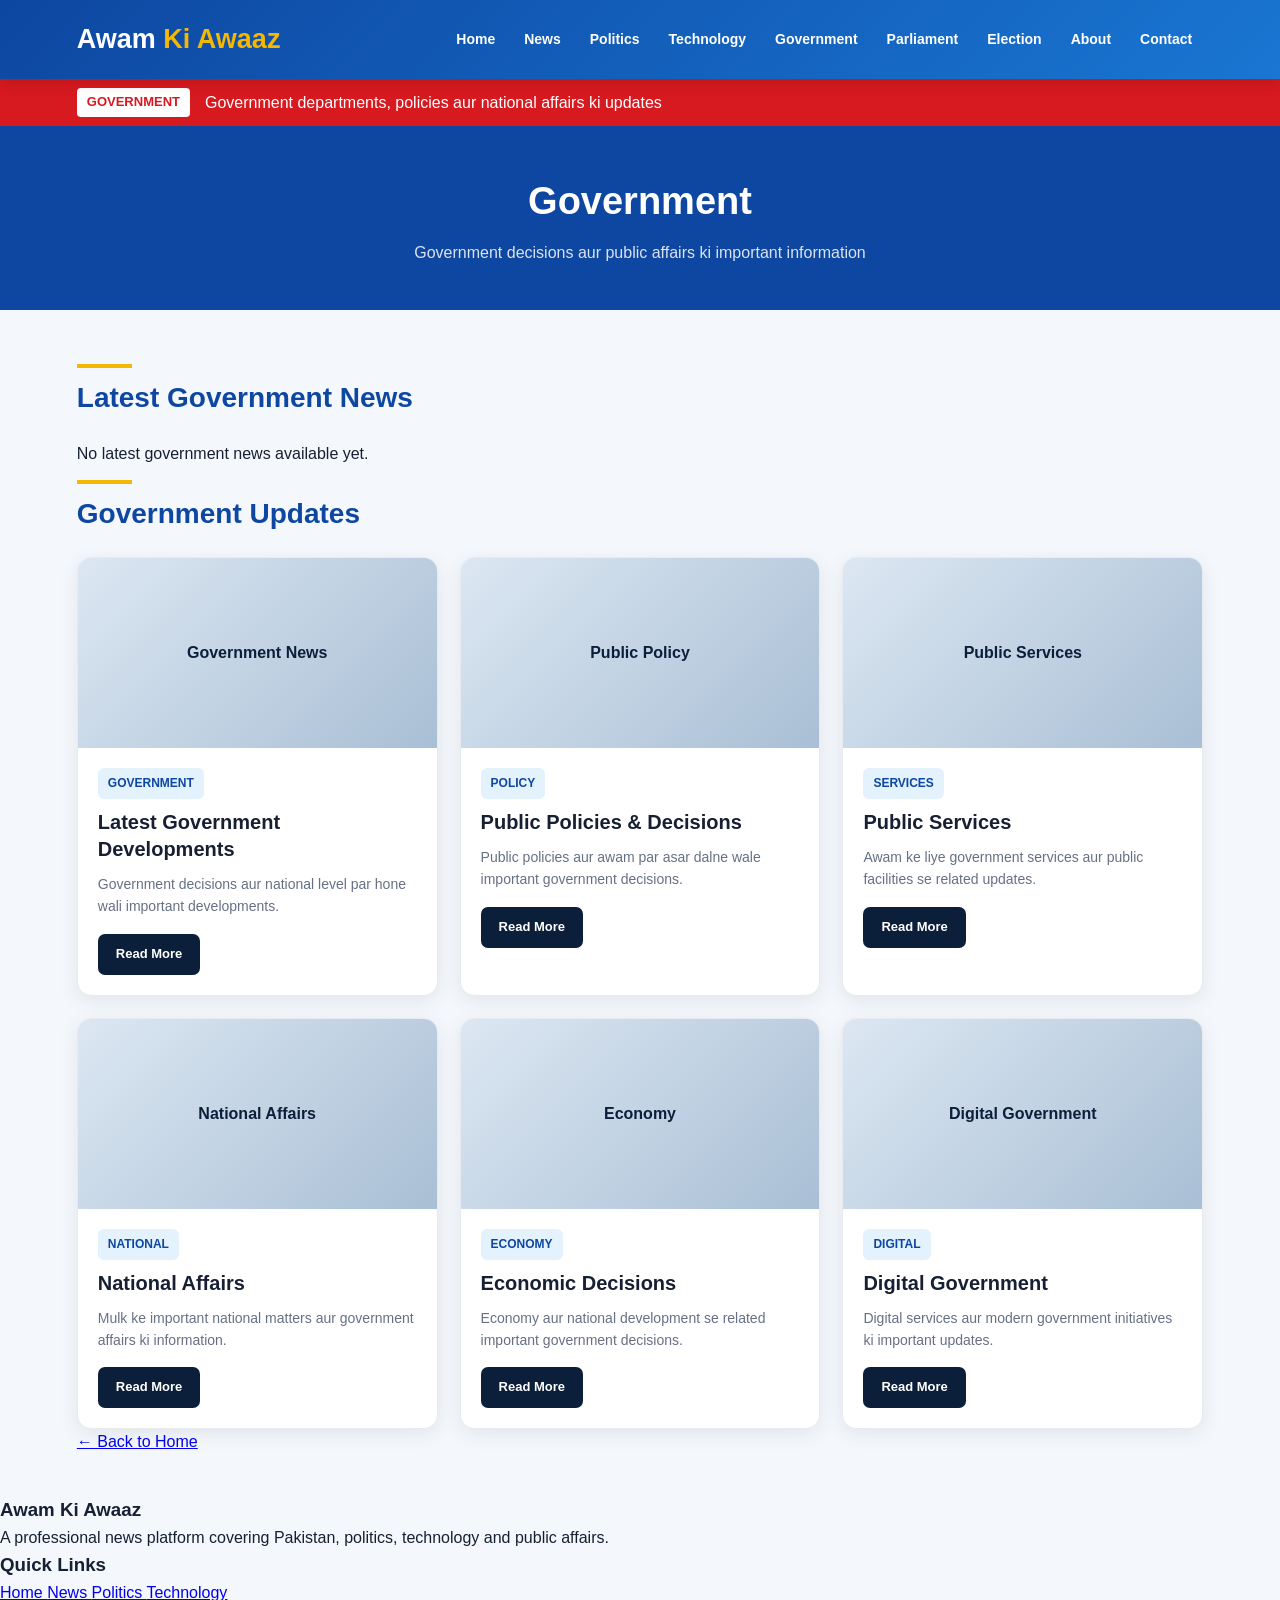
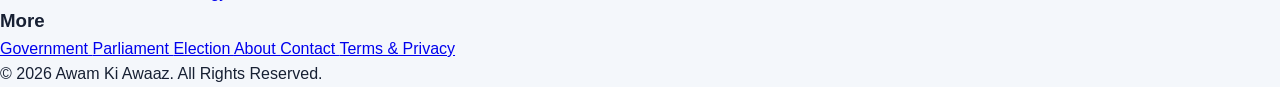
<file: government.html>
<!DOCTYPE html>
<html lang="en">

<head>

    <meta charset="UTF-8">
    <meta name="viewport" content="width=device-width, initial-scale=1.0">

    <title>Awam Ki Awaaz | Government</title>

    <link rel="stylesheet" href="style.css">

</head>

<body>


<header>

    <div class="header-inner">

        <a href="index.html" class="logo">
            Awam <span>Ki Awaaz</span>
        </a>


        <nav>

            <a href="index.html">Home</a>
            <a href="news.html">News</a>
            <a href="politics.html">Politics</a>
            <a href="technology.html">Technology</a>
            <a href="government.html">Government</a>
            <a href="parliament.html">Parliament</a>
            <a href="election.html">Election</a>
            <a href="about.html">About</a>
            <a href="contact.html">Contact</a>

        </nav>

    </div>

</header>



<div class="breaking-news">

    <div class="breaking-inner">

        <span class="breaking-title">
            GOVERNMENT
        </span>

        <div class="breaking-text">
            Government departments, policies aur national affairs ki updates
        </div>

    </div>

</div>



<section class="page-header">

    <h1>
        Government
    </h1>

    <p>
        Government decisions aur public affairs ki important information
    </p>

</section>



<main class="container">


<!-- ADMIN GOVERNMENT NEWS -->

<div class="section-title">

    <div>

        <span></span>

        <h2>
            Latest Government News
        </h2>

    </div>

</div>


<div
    id="governmentNews"
    class="news-grid">
</div>



<!-- GOVERNMENT CATEGORIES -->

<div class="section-title">

    <div>

        <span></span>

        <h2>
            Government Updates
        </h2>

    </div>

</div>



<div class="news-grid">


    <!-- GOVERNMENT NEWS -->

    <article class="card">

        <div class="card-image">
            Government News
        </div>

        <div class="card-content">

            <span class="card-category">
                Government
            </span>

            <h3>
                Latest Government Developments
            </h3>

            <p>
                Government decisions aur national level par
                hone wali important developments.
            </p>

            <a
                href="news.html"
                class="read-more-btn">

                Read More

            </a>

        </div>

    </article>



    <!-- PUBLIC POLICY -->

    <article class="card">

        <div class="card-image">
            Public Policy
        </div>

        <div class="card-content">

            <span class="card-category">
                Policy
            </span>

            <h3>
                Public Policies & Decisions
            </h3>

            <p>
                Public policies aur awam par asar dalne wale
                important government decisions.
            </p>

            <a
                href="news.html"
                class="read-more-btn">

                Read More

            </a>

        </div>

    </article>



    <!-- PUBLIC SERVICES -->

    <article class="card">

        <div class="card-image">
            Public Services
        </div>

        <div class="card-content">

            <span class="card-category">
                Services
            </span>

            <h3>
                Public Services
            </h3>

            <p>
                Awam ke liye government services aur
                public facilities se related updates.
            </p>

            <a
                href="news.html"
                class="read-more-btn">

                Read More

            </a>

        </div>

    </article>



    <!-- NATIONAL AFFAIRS -->

    <article class="card">

        <div class="card-image">
            National Affairs
        </div>

        <div class="card-content">

            <span class="card-category">
                National
            </span>

            <h3>
                National Affairs
            </h3>

            <p>
                Mulk ke important national matters aur
                government affairs ki information.
            </p>

            <a
                href="news.html"
                class="read-more-btn">

                Read More

            </a>

        </div>

    </article>



    <!-- ECONOMY -->

    <article class="card">

        <div class="card-image">
            Economy
        </div>

        <div class="card-content">

            <span class="card-category">
                Economy
            </span>

            <h3>
                Economic Decisions
            </h3>

            <p>
                Economy aur national development se related
                important government decisions.
            </p>

            <a
                href="news.html"
                class="read-more-btn">

                Read More

            </a>

        </div>

    </article>



    <!-- DIGITAL GOVERNMENT -->

    <article class="card">

        <div class="card-image">
            Digital Government
        </div>

        <div class="card-content">

            <span class="card-category">
                Digital
            </span>

            <h3>
                Digital Government
            </h3>

            <p>
                Digital services aur modern government
                initiatives ki important updates.
            </p>

            <a
                href="news.html"
                class="read-more-btn">

                Read More

            </a>

        </div>

    </article>


</div>



<!-- BACK HOME -->

<a
    href="index.html"
    class="back-home">

    ← Back to Home

</a>


</main>



<footer>


    <div class="footer-inner">


        <div>

            <h3>
                Awam Ki Awaaz
            </h3>

            <p>
                A professional news platform covering Pakistan,
                politics, technology and public affairs.
            </p>

        </div>



        <div>

            <h3>
                Quick Links
            </h3>

            <div class="footer-links">

                <a href="index.html">
                    Home
                </a>

                <a href="news.html">
                    News
                </a>

                <a href="politics.html">
                    Politics
                </a>

                <a href="technology.html">
                    Technology
                </a>

            </div>

        </div>



        <div>

            <h3>
                More
            </h3>

            <div class="footer-links">

                <a href="government.html">
                    Government
                </a>

                <a href="parliament.html">
                    Parliament
                </a>

                <a href="election.html">
                    Election
                </a>

                <a href="about.html">
                    About
                </a>

                <a href="contact.html">
                    Contact
                </a>

                <a href="terms.html">
                    Terms & Privacy
                </a>

            </div>

        </div>


    </div>



    <div class="footer-bottom">

        © 2026 Awam Ki Awaaz. All Rights Reserved.

    </div>


</footer>



<script>


/* GET SAVED NEWS */

const governmentNews =
    document.getElementById("governmentNews");


const savedNews =
    JSON.parse(localStorage.getItem("awamNews")) || [];



/* FILTER GOVERNMENT NEWS */

const governmentArticles =
    savedNews.filter(function(news) {

        return (
            news.category &&
            news.category.toLowerCase() === "government"
        );

    });



/* NO NEWS */

if (governmentArticles.length === 0) {

    governmentNews.innerHTML = `

        <p>
            No latest government news available yet.
        </p>

    `;

}



/* SHOW GOVERNMENT NEWS */

else {

    governmentArticles.forEach(function(news) {


        const article =
            document.createElement("article");


        article.className =
            "card";


        article.innerHTML = `


            <div class="card-image">

                ${
                    news.image

                    ?

                    `<img
                        src="${news.image}"
                        alt="Government News"
                        style="width:100%; height:220px; object-fit:cover;"
                    >`

                    :

                    "Government News"
                }

            </div>



            <div class="card-content">


                <span class="card-category">

                    Government

                </span>



                <h3>

                    ${news.title || "Government News"}

                </h3>



                <p>

                    ${news.description || ""}

                </p>



                <a
                    href="news.html"
                    class="read-more-btn">

                    Read More

                </a>


            </div>


        `;


        governmentNews.appendChild(article);


    });

}


</script>


</body>

</html>
</file>
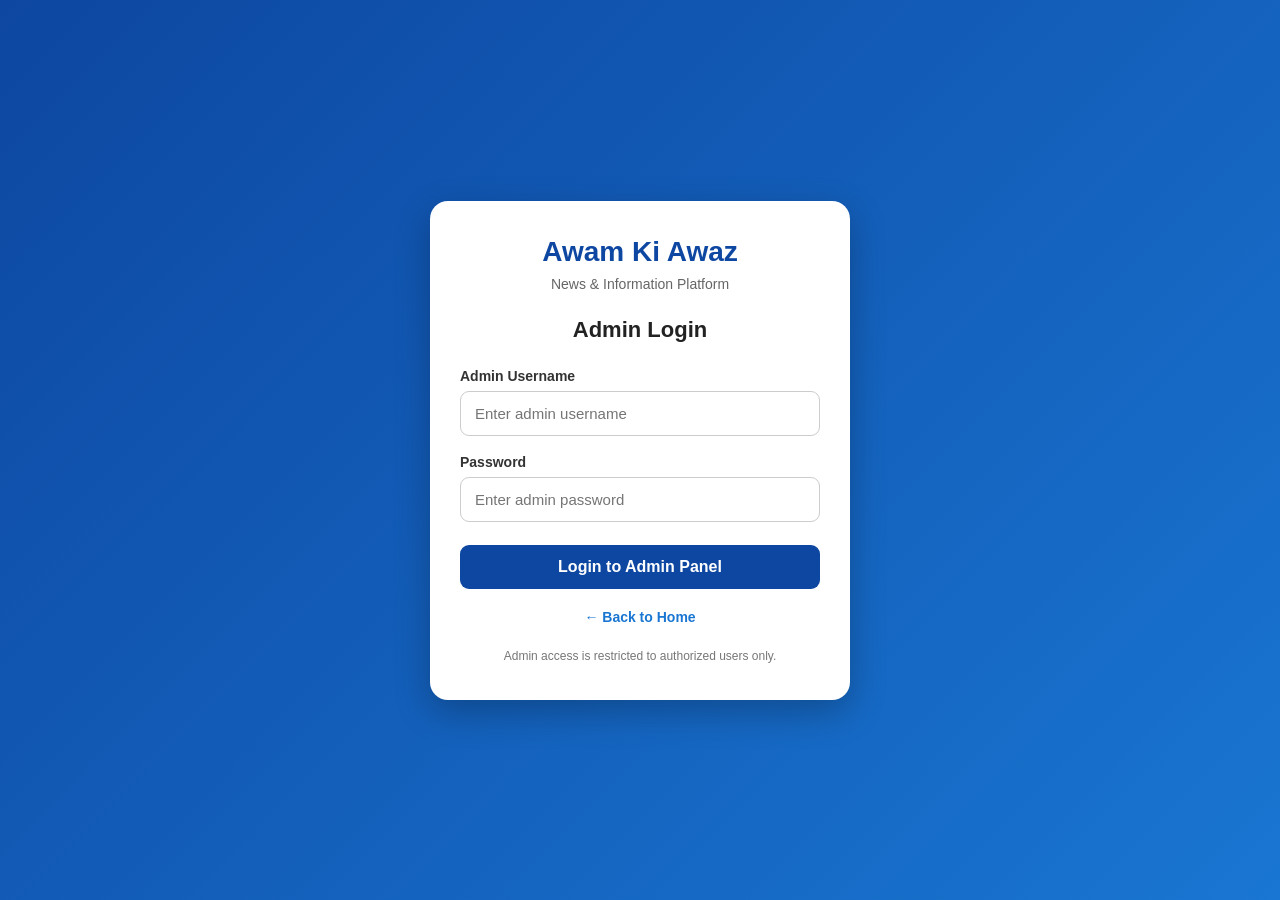
<file: manage-news.html>
<!DOCTYPE html>
<html lang="en">

<head>

    <meta charset="UTF-8">
    <meta name="viewport" content="width=device-width, initial-scale=1.0">

    <title>Manage News - Awam Ki Awaz</title>

    <style>

        * {
            box-sizing: border-box;
        }

        body {
            margin: 0;
            font-family: Arial, sans-serif;
            background: #f3f7fc;
            color: #333;
        }

        header {
            background: linear-gradient(135deg, #0d47a1, #1976d2);
            color: white;
            padding: 25px 20px;
        }

        .header-content {
            max-width: 1100px;
            margin: auto;
            display: flex;
            justify-content: space-between;
            align-items: center;
            gap: 15px;
        }

        header h1 {
            margin: 0;
            font-size: 30px;
        }

        header p {
            margin: 7px 0 0;
            font-size: 18px;
        }

        .back-btn {
            background: white;
            color: #0d47a1;
            text-decoration: none;
            padding: 12px 20px;
            border-radius: 10px;
            font-weight: bold;
        }

        .container {
            max-width: 1000px;
            margin: 30px auto;
            padding: 0 20px;
        }

        .card {
            background: white;
            padding: 25px;
            border-radius: 16px;
            margin-bottom: 25px;
            box-shadow: 0 5px 20px rgba(0, 0, 0, 0.08);
        }

        .card h2 {
            margin-top: 0;
            color: #0d47a1;
        }

        label {
            display: block;
            margin-top: 15px;
            margin-bottom: 7px;
            font-weight: bold;
        }

        input,
        select,
        textarea {
            width: 100%;
            padding: 13px;
            border: 1px solid #ccc;
            border-radius: 9px;
            font-size: 16px;
            font-family: Arial, sans-serif;
        }

        textarea {
            min-height: 150px;
            resize: vertical;
        }

        .save-btn {
            margin-top: 20px;
            background: #0d47a1;
            color: white;
            border: none;
            padding: 14px 25px;
            border-radius: 10px;
            font-size: 17px;
            font-weight: bold;
            cursor: pointer;
        }

        .save-btn:hover {
            background: #1976d2;
        }

        .cancel-btn {
            margin-top: 20px;
            margin-left: 8px;
            background: #777;
            color: white;
            border: none;
            padding: 14px 25px;
            border-radius: 10px;
            font-size: 17px;
            font-weight: bold;
            cursor: pointer;
            display: none;
        }

        .news-item {
            border: 1px solid #ddd;
            border-radius: 12px;
            padding: 18px;
            margin-top: 15px;
            background: #fafafa;
        }

        .news-item h3 {
            margin-top: 0;
            color: #0d47a1;
        }

        .news-meta {
            color: #777;
            font-size: 14px;
            margin-bottom: 10px;
        }

        .news-image {
            max-width: 180px;
            max-height: 120px;
            border-radius: 8px;
            margin: 10px 0;
            display: block;
        }

        .edit-btn {
            background: #1976d2;
            color: white;
            border: none;
            padding: 9px 15px;
            border-radius: 8px;
            cursor: pointer;
            font-weight: bold;
            margin-right: 7px;
        }

        .delete-btn {
            background: #d32f2f;
            color: white;
            border: none;
            padding: 9px 15px;
            border-radius: 8px;
            cursor: pointer;
            font-weight: bold;
        }

        .empty-message {
            color: #777;
            text-align: center;
            padding: 20px;
        }

        footer {
            text-align: center;
            padding: 25px;
            margin-top: 40px;
            background: #0d47a1;
            color: white;
        }

        @media (max-width: 600px) {

            header h1 {
                font-size: 25px;
            }

            .header-content {
                flex-direction: column;
                align-items: flex-start;
            }

            .back-btn {
                align-self: flex-start;
            }

            .container {
                padding: 0 15px;
            }

            .card {
                padding: 20px;
            }

            .cancel-btn {
                margin-left: 0;
            }

        }

    </style>

</head>

<body>

<header>

    <div class="header-content">

        <div>

            <h1>Awam Ki Awaz</h1>

            <p>Manage News</p>

        </div>

        <a href="admin-dashboard.html" class="back-btn">
            ← Dashboard
        </a>

    </div>

</header>


<div class="container">

    <div class="card">

        <h2 id="formHeading">📰 Add New News</h2>

        <form id="newsForm">

            <label for="title">
                News Title
            </label>

            <input
                type="text"
                id="title"
                placeholder="Enter news title"
                required
            >


            <label for="category">
                Category
            </label>

            <select id="category" required>

                <option value="">
                    Select Category
                </option>

                <option value="News">
                    News
                </option>

                <option value="Politics">
                    Politics
                </option>

                <option value="Technology">
                    Technology
                </option>

                <option value="Government">
                    Government
                </option>

                <option value="Parliament">
                    Parliament
                </option>

                <option value="Election">
                    Election
                </option>

            </select>


            <label for="description">
                News Description
            </label>

            <textarea
                id="description"
                placeholder="Write your news here..."
                required
            ></textarea>


            <label for="image">
                Image URL (Optional)
            </label>

            <input
                type="text"
                id="image"
                placeholder="Paste image URL here"
            >


            <button
                type="submit"
                class="save-btn"
                id="saveButton"
            >
                💾 Save News
            </button>


            <button
                type="button"
                class="cancel-btn"
                id="cancelButton"
                onclick="cancelEdit()"
            >
                Cancel Edit
            </button>

        </form>

    </div>


    <div class="card">

        <h2>📋 Saved News</h2>

        <div id="newsList"></div>

    </div>

</div>


<footer>

    © 2026 Awam Ki Awaz. All Rights Reserved.

</footer>


<script>

    /* ==============================
       ADMIN LOGIN PROTECTION
    ============================== */

    if (
        sessionStorage.getItem("awamAdminLoggedIn")
        !== "true"
    ) {

        window.location.href = "admin.html";

    }


    /* ==============================
       NEWS DATA
    ============================== */

    let savedNews =
        localStorage.getItem("awamNews");

    if (!savedNews) {

        savedNews =
            localStorage.getItem("awamKiAwazNews");

    }


    let news = savedNews
        ? JSON.parse(savedNews)
        : [];


    let editingIndex = -1;


    const newsForm =
        document.getElementById("newsForm");

    const newsList =
        document.getElementById("newsList");

    const formHeading =
        document.getElementById("formHeading");

    const saveButton =
        document.getElementById("saveButton");

    const cancelButton =
        document.getElementById("cancelButton");


    /* ==============================
       SAVE NEWS DATA
    ============================== */

    function saveNewsData() {

        localStorage.setItem(
            "awamNews",
            JSON.stringify(news)
        );

    }


    /* ==============================
       DISPLAY NEWS
    ============================== */

    function displayNews() {

        newsList.innerHTML = "";


        if (news.length === 0) {

            newsList.innerHTML =
                '<div class="empty-message">No news added yet.</div>';

            return;

        }


        news.forEach(function(item, index) {

            const newsItem =
                document.createElement("div");

            newsItem.className =
                "news-item";


            newsItem.innerHTML = `

                <h3>
                    ${item.title}
                </h3>

                <div class="news-meta">
                    Category: ${item.category}
                </div>

                <p>
                    ${item.description}
                </p>

                ${
                    item.image
                    ? `
                        <img
                            src="${item.image}"
                            class="news-image"
                            alt="News Image"
                        >
                      `
                    : ""
                }

                <button
                    class="edit-btn"
                    onclick="editNews(${index})"
                >
                    ✏️ Edit
                </button>

                <button
                    class="delete-btn"
                    onclick="deleteNews(${index})"
                >
                    🗑️ Delete
                </button>

            `;


            newsList.appendChild(newsItem);

        });

    }


    /* ==============================
       ADD / UPDATE NEWS
    ============================== */

    newsForm.addEventListener(
        "submit",
        function(event) {

            event.preventDefault();


            const title =
                document
                .getElementById("title")
                .value
                .trim();


            const category =
                document
                .getElementById("category")
                .value;


            const description =
                document
                .getElementById("description")
                .value
                .trim();


            const image =
                document
                .getElementById("image")
                .value
                .trim();


            const newsData = {

                title: title,

                category: category,

                description: description,

                image: image

            };


            /* UPDATE EXISTING NEWS */

            if (editingIndex !== -1) {

                news[editingIndex] =
                    newsData;

                alert(
                    "News updated successfully!"
                );

            }

            /* ADD NEW NEWS */

            else {

                news.push(newsData);

                alert(
                    "News saved successfully!"
                );

            }


            saveNewsData();


            newsForm.reset();

            editingIndex = -1;


            formHeading.innerHTML =
                "📰 Add New News";


            saveButton.innerHTML =
                "💾 Save News";


            cancelButton.style.display =
                "none";


            displayNews();

        }
    );


    /* ==============================
       EDIT NEWS
    ============================== */

    function editNews(index) {

        const item =
            news[index];


        document
        .getElementById("title")
        .value =
            item.title;


        document
        .getElementById("category")
        .value =
            item.category;


        document
        .getElementById("description")
        .value =
            item.description;


        document
        .getElementById("image")
        .value =
            item.image || "";


        editingIndex = index;


        formHeading.innerHTML =
            "✏️ Edit News";


        saveButton.innerHTML =
            "💾 Update News";


        cancelButton.style.display =
            "inline-block";


        window.scrollTo({

            top: 0,

            behavior: "smooth"

        });

    }


    /* ==============================
       CANCEL EDIT
    ============================== */

    function cancelEdit() {

        newsForm.reset();

        editingIndex = -1;


        formHeading.innerHTML =
            "📰 Add New News";


        saveButton.innerHTML =
            "💾 Save News";


        cancelButton.style.display =
            "none";

    }


    /* ==============================
       DELETE NEWS
    ============================== */

    function deleteNews(index) {

        if (
            confirm(
                "Are you sure you want to delete this news?"
            )
        ) {

            news.splice(index, 1);

            saveNewsData();

            displayNews();

        }

    }


    /* ==============================
       START
    ============================== */

    displayNews();

</script>


</body>

</html>
</file>
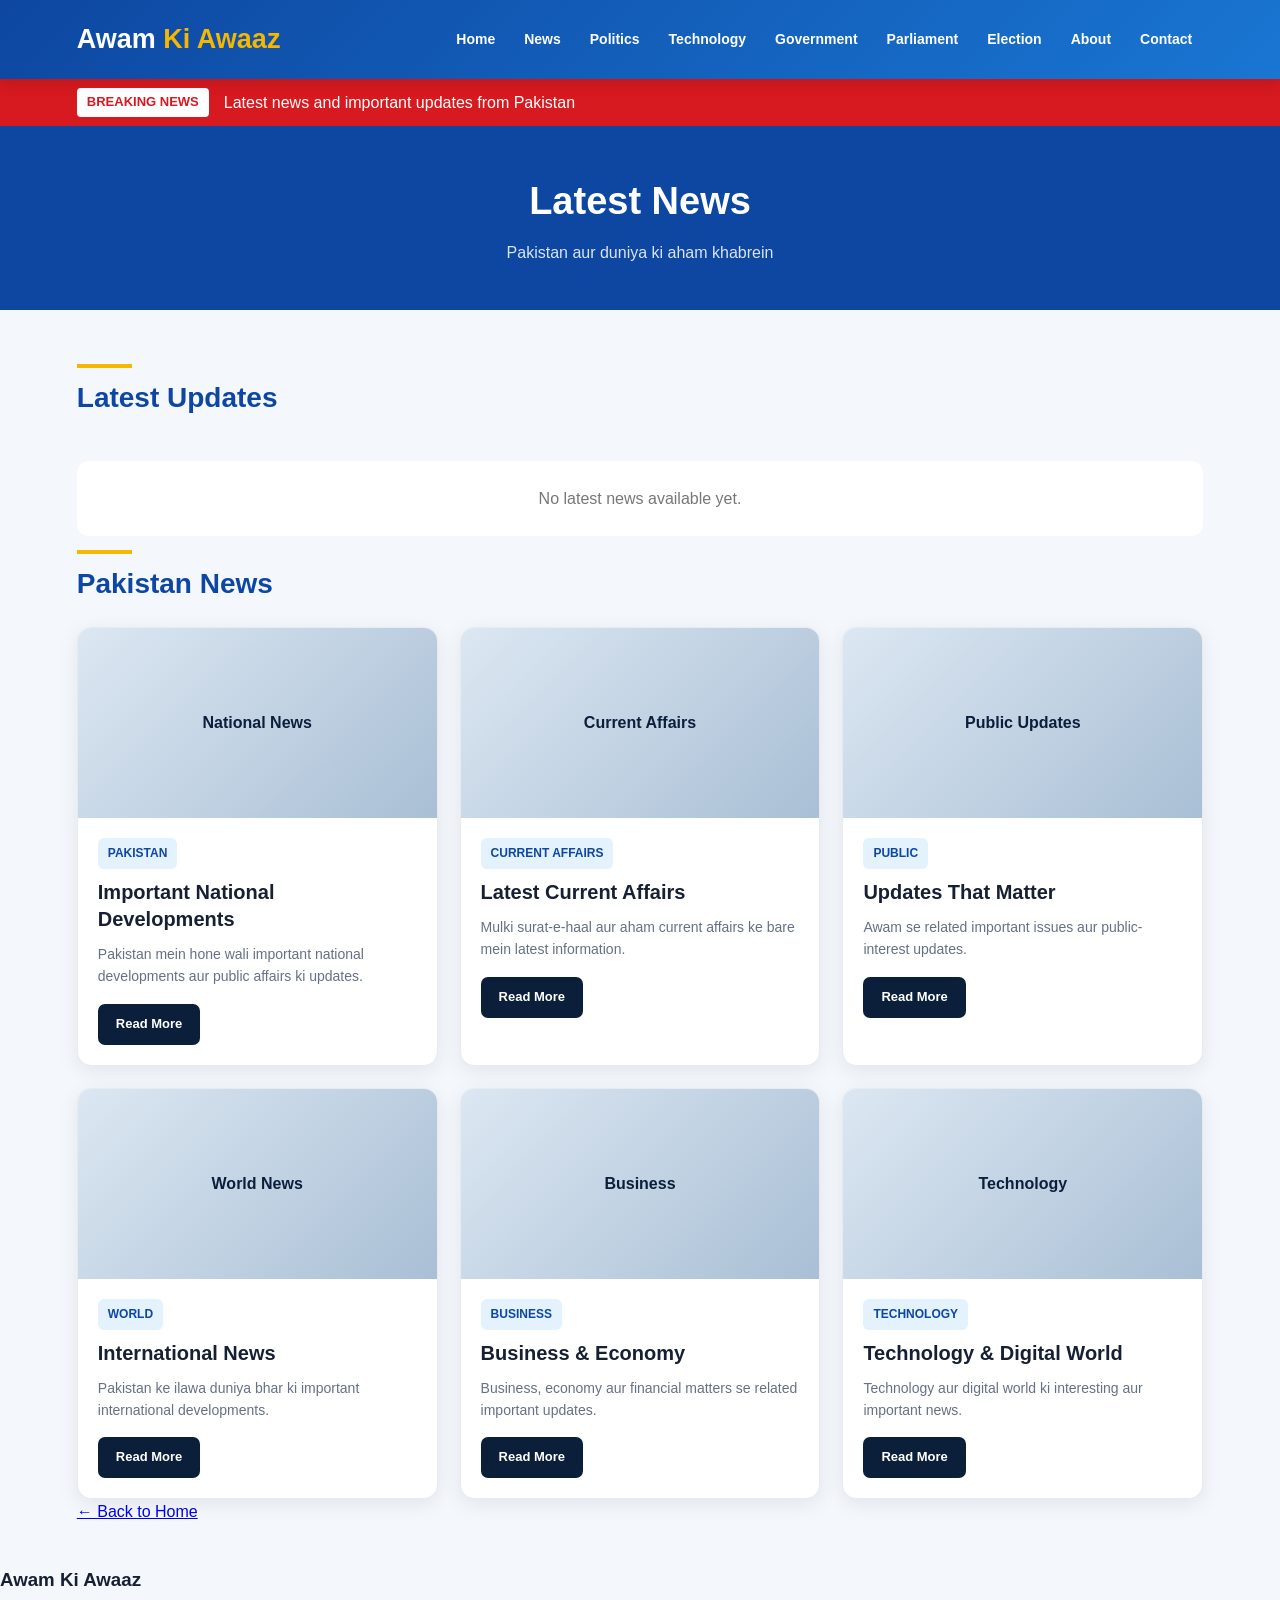
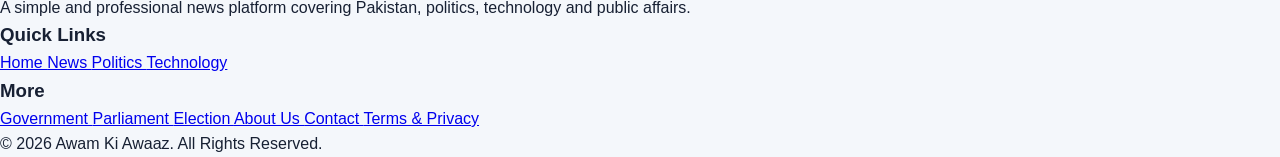
<file: news.html>
<!DOCTYPE html>
<html lang="en">
<head>
    <meta charset="UTF-8">
    <meta name="viewport" content="width=device-width, initial-scale=1.0">

    <title>Awam Ki Awaaz | News</title>

    <link rel="stylesheet" href="style.css">

    <style>
        .dynamic-news-section {
            margin-top: 35px;
        }

        .dynamic-news-title {
            color: #0d47a1;
            margin-bottom: 20px;
        }

        .admin-news-card {
            background: white;
            border-radius: 12px;
            padding: 20px;
            margin-bottom: 20px;
            box-shadow: 0 5px 18px rgba(0,0,0,0.08);
        }

        .admin-news-card h3 {
            color: #0d47a1;
            margin-top: 10px;
            margin-bottom: 10px;
        }

        .admin-news-category {
            display: inline-block;
            background: #e3f2fd;
            color: #0d47a1;
            padding: 6px 10px;
            border-radius: 6px;
            font-size: 13px;
            font-weight: bold;
            margin-bottom: 5px;
        }

        .admin-news-image {
            width: 100%;
            max-height: 300px;
            object-fit: cover;
            border-radius: 10px;
            margin: 12px 0;
        }

        .admin-news-card p {
            line-height: 1.7;
            color: #555;
        }

        .admin-read-more {
            display: inline-block;
            margin-top: 10px;
            padding: 9px 16px;
            background: #0d47a1;
            color: white;
            text-decoration: none;
            border-radius: 6px;
            font-size: 14px;
        }

        .admin-read-more:hover {
            background: #1976d2;
        }

        .no-news {
            background: white;
            padding: 25px;
            border-radius: 12px;
            text-align: center;
            color: #777;
        }
    </style>
</head>

<body>

<header>
    <div class="header-inner">

        <a href="index.html" class="logo">
            Awam <span>Ki Awaaz</span>
        </a>

        <nav>
            <a href="index.html">Home</a>
            <a href="news.html">News</a>
            <a href="politics.html">Politics</a>
            <a href="technology.html">Technology</a>
            <a href="government.html">Government</a>
            <a href="parliament.html">Parliament</a>
            <a href="election.html">Election</a>
            <a href="about.html">About</a>
            <a href="contact.html">Contact</a>
        </nav>

    </div>
</header>


<div class="breaking-news">

    <div class="breaking-inner">

        <span class="breaking-title">
            BREAKING NEWS
        </span>

        <div class="breaking-text">
            Latest news and important updates from Pakistan
        </div>

    </div>

</div>


<section class="page-header">

    <h1>Latest News</h1>

    <p>
        Pakistan aur duniya ki aham khabrein
    </p>

</section>


<main class="container">


    <!-- ADMIN SAVED NEWS -->

    <section class="dynamic-news-section">

        <div class="section-title">

            <div>

                <span></span>

                <h2 class="dynamic-news-title">
                    Latest Updates
                </h2>

            </div>

        </div>


        <div id="adminNewsList"></div>

    </section>



    <!-- STATIC NEWS -->

    <div class="section-title">

        <div>

            <span></span>

            <h2>Pakistan News</h2>

        </div>

    </div>


    <div class="news-grid">


        <article class="card">

            <div class="card-image">
                National News
            </div>

            <div class="card-content">

                <span class="card-category">
                    Pakistan
                </span>

                <h3>
                    Important National Developments
                </h3>

                <p>
                    Pakistan mein hone wali important national
                    developments aur public affairs ki updates.
                </p>

                <a href="index.html" class="read-more-btn">
                    Read More
                </a>

            </div>

        </article>



        <article class="card">

            <div class="card-image">
                Current Affairs
            </div>

            <div class="card-content">

                <span class="card-category">
                    Current Affairs
                </span>

                <h3>
                    Latest Current Affairs
                </h3>

                <p>
                    Mulki surat-e-haal aur aham current affairs
                    ke bare mein latest information.
                </p>

                <a href="index.html" class="read-more-btn">
                    Read More
                </a>

            </div>

        </article>



        <article class="card">

            <div class="card-image">
                Public Updates
            </div>

            <div class="card-content">

                <span class="card-category">
                    Public
                </span>

                <h3>
                    Updates That Matter
                </h3>

                <p>
                    Awam se related important issues aur
                    public-interest updates.
                </p>

                <a href="index.html" class="read-more-btn">
                    Read More
                </a>

            </div>

        </article>



        <article class="card">

            <div class="card-image">
                World News
            </div>

            <div class="card-content">

                <span class="card-category">
                    World
                </span>

                <h3>
                    International News
                </h3>

                <p>
                    Pakistan ke ilawa duniya bhar ki important
                    international developments.
                </p>

                <a href="index.html" class="read-more-btn">
                    Read More
                </a>

            </div>

        </article>



        <article class="card">

            <div class="card-image">
                Business
            </div>

            <div class="card-content">

                <span class="card-category">
                    Business
                </span>

                <h3>
                    Business & Economy
                </h3>

                <p>
                    Business, economy aur financial matters se
                    related important updates.
                </p>

                <a href="index.html" class="read-more-btn">
                    Read More
                </a>

            </div>

        </article>



        <article class="card">

            <div class="card-image">
                Technology
            </div>

            <div class="card-content">

                <span class="card-category">
                    Technology
                </span>

                <h3>
                    Technology & Digital World
                </h3>

                <p>
                    Technology aur digital world ki interesting
                    aur important news.
                </p>

                <a href="technology.html" class="read-more-btn">
                    Read More
                </a>

            </div>

        </article>


    </div>


    <a href="index.html" class="back-home">
        ← Back to Home
    </a>


</main>



<footer>

    <div class="footer-inner">


        <div>

            <h3>
                Awam Ki Awaaz
            </h3>

            <p>
                A simple and professional news platform covering
                Pakistan, politics, technology and public affairs.
            </p>

        </div>



        <div>

            <h3>
                Quick Links
            </h3>

            <div class="footer-links">

                <a href="index.html">
                    Home
                </a>

                <a href="news.html">
                    News
                </a>

                <a href="politics.html">
                    Politics
                </a>

                <a href="technology.html">
                    Technology
                </a>

            </div>

        </div>



        <div>

            <h3>
                More
            </h3>

            <div class="footer-links">

                <a href="government.html">
                    Government
                </a>

                <a href="parliament.html">
                    Parliament
                </a>

                <a href="election.html">
                    Election
                </a>

                <a href="about.html">
                    About Us
                </a>

                <a href="contact.html">
                    Contact
                </a>

                <a href="terms.html">
                    Terms & Privacy
                </a>

            </div>

        </div>


    </div>



    <div class="copyright">

        © 2026 Awam Ki Awaaz. All Rights Reserved.

    </div>


</footer>



<script>

    /* =====================================
       LOAD ADMIN SAVED NEWS
    ===================================== */

    const adminNewsList =
        document.getElementById("adminNewsList");


    /* 
       New storage key:
       awamNews

       Old storage key is also checked
       so existing news is not lost.
    */

    let news =
        JSON.parse(localStorage.getItem("awamNews")) || [];


    if (news.length === 0) {

        news =
            JSON.parse(
                localStorage.getItem("awamKiAwazNews")
            ) || [];

    }


    /* =====================================
       DISPLAY NEWS
    ===================================== */

    function displayAdminNews() {

        adminNewsList.innerHTML = "";


        if (news.length === 0) {

            adminNewsList.innerHTML = `
                <div class="no-news">
                    No latest news available yet.
                </div>
            `;

            return;
        }


        news
            .slice()
            .reverse()
            .forEach(function(item) {


                const newsCard =
                    document.createElement("article");


                newsCard.className =
                    "admin-news-card";


                const category =
                    item.category || "News";


                const title =
                    item.title || "Untitled News";


                const description =
                    item.description || "";


                let imageHTML = "";


                if (item.image) {

                    imageHTML = `
                        <img
                            src="${item.image}"
                            class="admin-news-image"
                            alt="News Image"
                        >
                    `;

                }


                let readMoreLink =
                    "news.html";


                if (item.url && item.url.trim() !== "") {

                    readMoreLink =
                        item.url;

                }


                newsCard.innerHTML = `

                    <span class="admin-news-category">
                        ${category}
                    </span>

                    <h3>
                        ${title}
                    </h3>

                    ${imageHTML}

                    <p>
                        ${description}
                    </p>

                    <a
                        href="${readMoreLink}"
                        class="admin-read-more"
                        ${item.url ? 'target="_blank" rel="noopener noreferrer"' : ""}
                    >
                        Read More
                    </a>

                `;


                adminNewsList.appendChild(newsCard);

            });

    }


    /* =====================================
       START
    ===================================== */

    displayAdminNews();

</script>

</body>
</html>
</file>
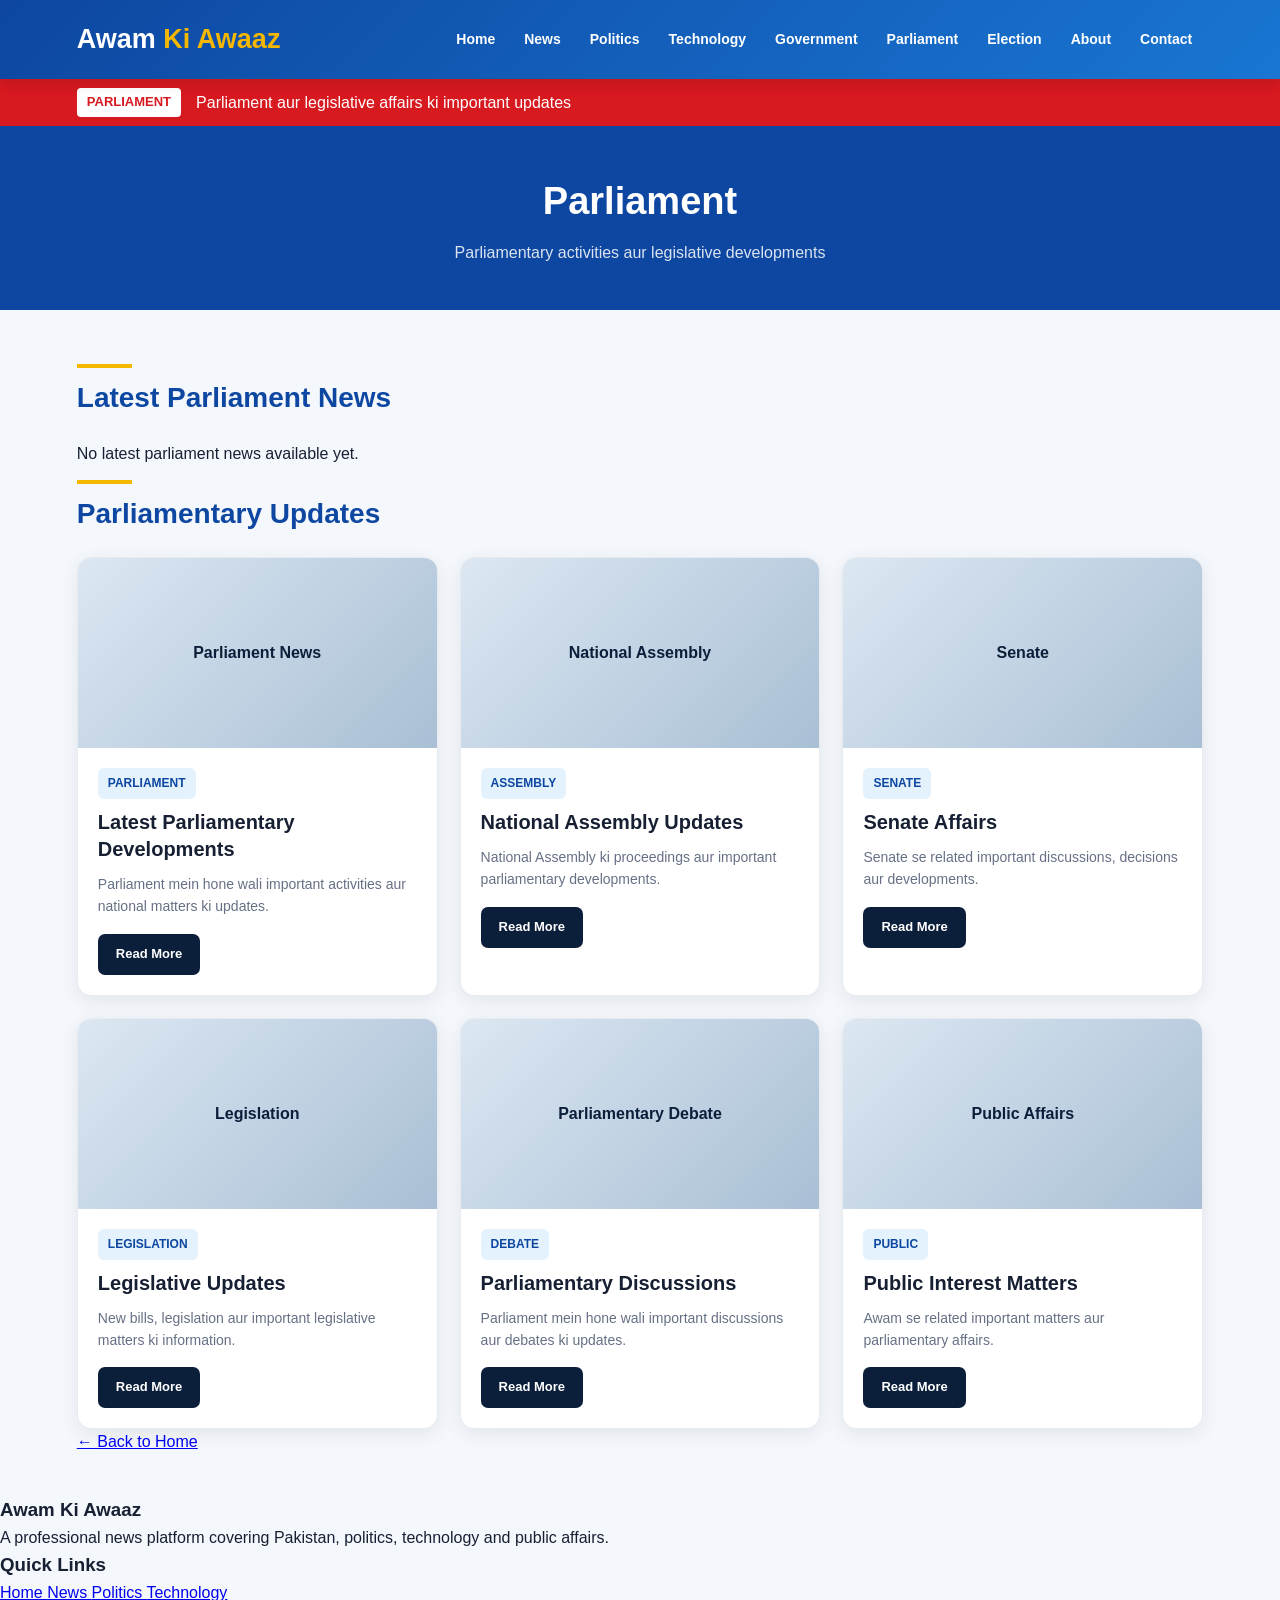
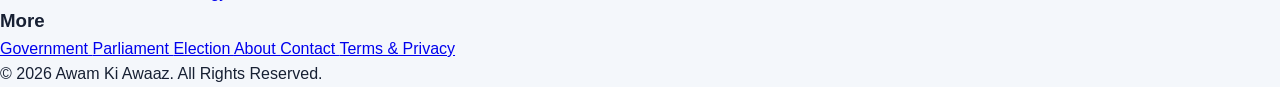
<file: parliament.html>
<!DOCTYPE html>
<html lang="en">

<head>

    <meta charset="UTF-8">
    <meta name="viewport" content="width=device-width, initial-scale=1.0">

    <title>Awam Ki Awaaz | Parliament</title>

    <link rel="stylesheet" href="style.css">

</head>

<body>


<header>

    <div class="header-inner">

        <a href="index.html" class="logo">
            Awam <span>Ki Awaaz</span>
        </a>


        <nav>

            <a href="index.html">Home</a>
            <a href="news.html">News</a>
            <a href="politics.html">Politics</a>
            <a href="technology.html">Technology</a>
            <a href="government.html">Government</a>
            <a href="parliament.html">Parliament</a>
            <a href="election.html">Election</a>
            <a href="about.html">About</a>
            <a href="contact.html">Contact</a>

        </nav>

    </div>

</header>



<div class="breaking-news">

    <div class="breaking-inner">

        <span class="breaking-title">
            PARLIAMENT
        </span>

        <div class="breaking-text">
            Parliament aur legislative affairs ki important updates
        </div>

    </div>

</div>



<section class="page-header">

    <h1>
        Parliament
    </h1>

    <p>
        Parliamentary activities aur legislative developments
    </p>

</section>



<main class="container">


<!-- ADMIN PARLIAMENT NEWS -->

<div class="section-title">

    <div>

        <span></span>

        <h2>
            Latest Parliament News
        </h2>

    </div>

</div>


<div
    id="parliamentNews"
    class="news-grid">
</div>



<!-- PARLIAMENTARY UPDATES -->

<div class="section-title">

    <div>

        <span></span>

        <h2>
            Parliamentary Updates
        </h2>

    </div>

</div>



<div class="news-grid">


    <!-- PARLIAMENT NEWS -->

    <article class="card">

        <div class="card-image">
            Parliament News
        </div>

        <div class="card-content">

            <span class="card-category">
                Parliament
            </span>

            <h3>
                Latest Parliamentary Developments
            </h3>

            <p>
                Parliament mein hone wali important activities
                aur national matters ki updates.
            </p>

            <a
                href="news.html"
                class="read-more-btn">

                Read More

            </a>

        </div>

    </article>



    <!-- NATIONAL ASSEMBLY -->

    <article class="card">

        <div class="card-image">
            National Assembly
        </div>

        <div class="card-content">

            <span class="card-category">
                Assembly
            </span>

            <h3>
                National Assembly Updates
            </h3>

            <p>
                National Assembly ki proceedings aur important
                parliamentary developments.
            </p>

            <a
                href="news.html"
                class="read-more-btn">

                Read More

            </a>

        </div>

    </article>



    <!-- SENATE -->

    <article class="card">

        <div class="card-image">
            Senate
        </div>

        <div class="card-content">

            <span class="card-category">
                Senate
            </span>

            <h3>
                Senate Affairs
            </h3>

            <p>
                Senate se related important discussions,
                decisions aur developments.
            </p>

            <a
                href="news.html"
                class="read-more-btn">

                Read More

            </a>

        </div>

    </article>



    <!-- LEGISLATION -->

    <article class="card">

        <div class="card-image">
            Legislation
        </div>

        <div class="card-content">

            <span class="card-category">
                Legislation
            </span>

            <h3>
                Legislative Updates
            </h3>

            <p>
                New bills, legislation aur important legislative
                matters ki information.
            </p>

            <a
                href="news.html"
                class="read-more-btn">

                Read More

            </a>

        </div>

    </article>



    <!-- DEBATE -->

    <article class="card">

        <div class="card-image">
            Parliamentary Debate
        </div>

        <div class="card-content">

            <span class="card-category">
                Debate
            </span>

            <h3>
                Parliamentary Discussions
            </h3>

            <p>
                Parliament mein hone wali important discussions
                aur debates ki updates.
            </p>

            <a
                href="news.html"
                class="read-more-btn">

                Read More

            </a>

        </div>

    </article>



    <!-- PUBLIC MATTERS -->

    <article class="card">

        <div class="card-image">
            Public Affairs
        </div>

        <div class="card-content">

            <span class="card-category">
                Public
            </span>

            <h3>
                Public Interest Matters
            </h3>

            <p>
                Awam se related important matters aur
                parliamentary affairs.
            </p>

            <a
                href="news.html"
                class="read-more-btn">

                Read More

            </a>

        </div>

    </article>


</div>



<!-- BACK HOME -->

<a
    href="index.html"
    class="back-home">

    ← Back to Home

</a>


</main>



<footer>


    <div class="footer-inner">


        <div>

            <h3>
                Awam Ki Awaaz
            </h3>

            <p>
                A professional news platform covering Pakistan,
                politics, technology and public affairs.
            </p>

        </div>



        <div>

            <h3>
                Quick Links
            </h3>

            <div class="footer-links">

                <a href="index.html">
                    Home
                </a>

                <a href="news.html">
                    News
                </a>

                <a href="politics.html">
                    Politics
                </a>

                <a href="technology.html">
                    Technology
                </a>

            </div>

        </div>



        <div>

            <h3>
                More
            </h3>

            <div class="footer-links">

                <a href="government.html">
                    Government
                </a>

                <a href="parliament.html">
                    Parliament
                </a>

                <a href="election.html">
                    Election
                </a>

                <a href="about.html">
                    About
                </a>

                <a href="contact.html">
                    Contact
                </a>

                <a href="terms.html">
                    Terms & Privacy
                </a>

            </div>

        </div>


    </div>



    <div class="footer-bottom">

        © 2026 Awam Ki Awaaz. All Rights Reserved.

    </div>


</footer>



<script>


/* GET SAVED NEWS */

const parliamentNews =
    document.getElementById("parliamentNews");


const savedNews =
    JSON.parse(localStorage.getItem("awamNews")) || [];



/* FILTER PARLIAMENT NEWS */

const parliamentArticles =
    savedNews.filter(function(news) {

        return (
            news.category &&
            news.category.toLowerCase() === "parliament"
        );

    });



/* NO NEWS */

if (parliamentArticles.length === 0) {

    parliamentNews.innerHTML = `

        <p>
            No latest parliament news available yet.
        </p>

    `;

}



/* SHOW PARLIAMENT NEWS */

else {

    parliamentArticles.forEach(function(news) {


        const article =
            document.createElement("article");


        article.className =
            "card";


        article.innerHTML = `


            <div class="card-image">

                ${
                    news.image

                    ?

                    `<img
                        src="${news.image}"
                        alt="Parliament News"
                        style="width:100%; height:220px; object-fit:cover;"
                    >`

                    :

                    "Parliament News"
                }

            </div>



            <div class="card-content">


                <span class="card-category">

                    Parliament

                </span>



                <h3>

                    ${news.title || "Parliament News"}

                </h3>



                <p>

                    ${news.description || ""}

                </p>



                <a
                    href="news.html"
                    class="read-more-btn">

                    Read More

                </a>


            </div>


        `;


        parliamentNews.appendChild(article);


    });

}


</script>


</body>

</html>
</file>
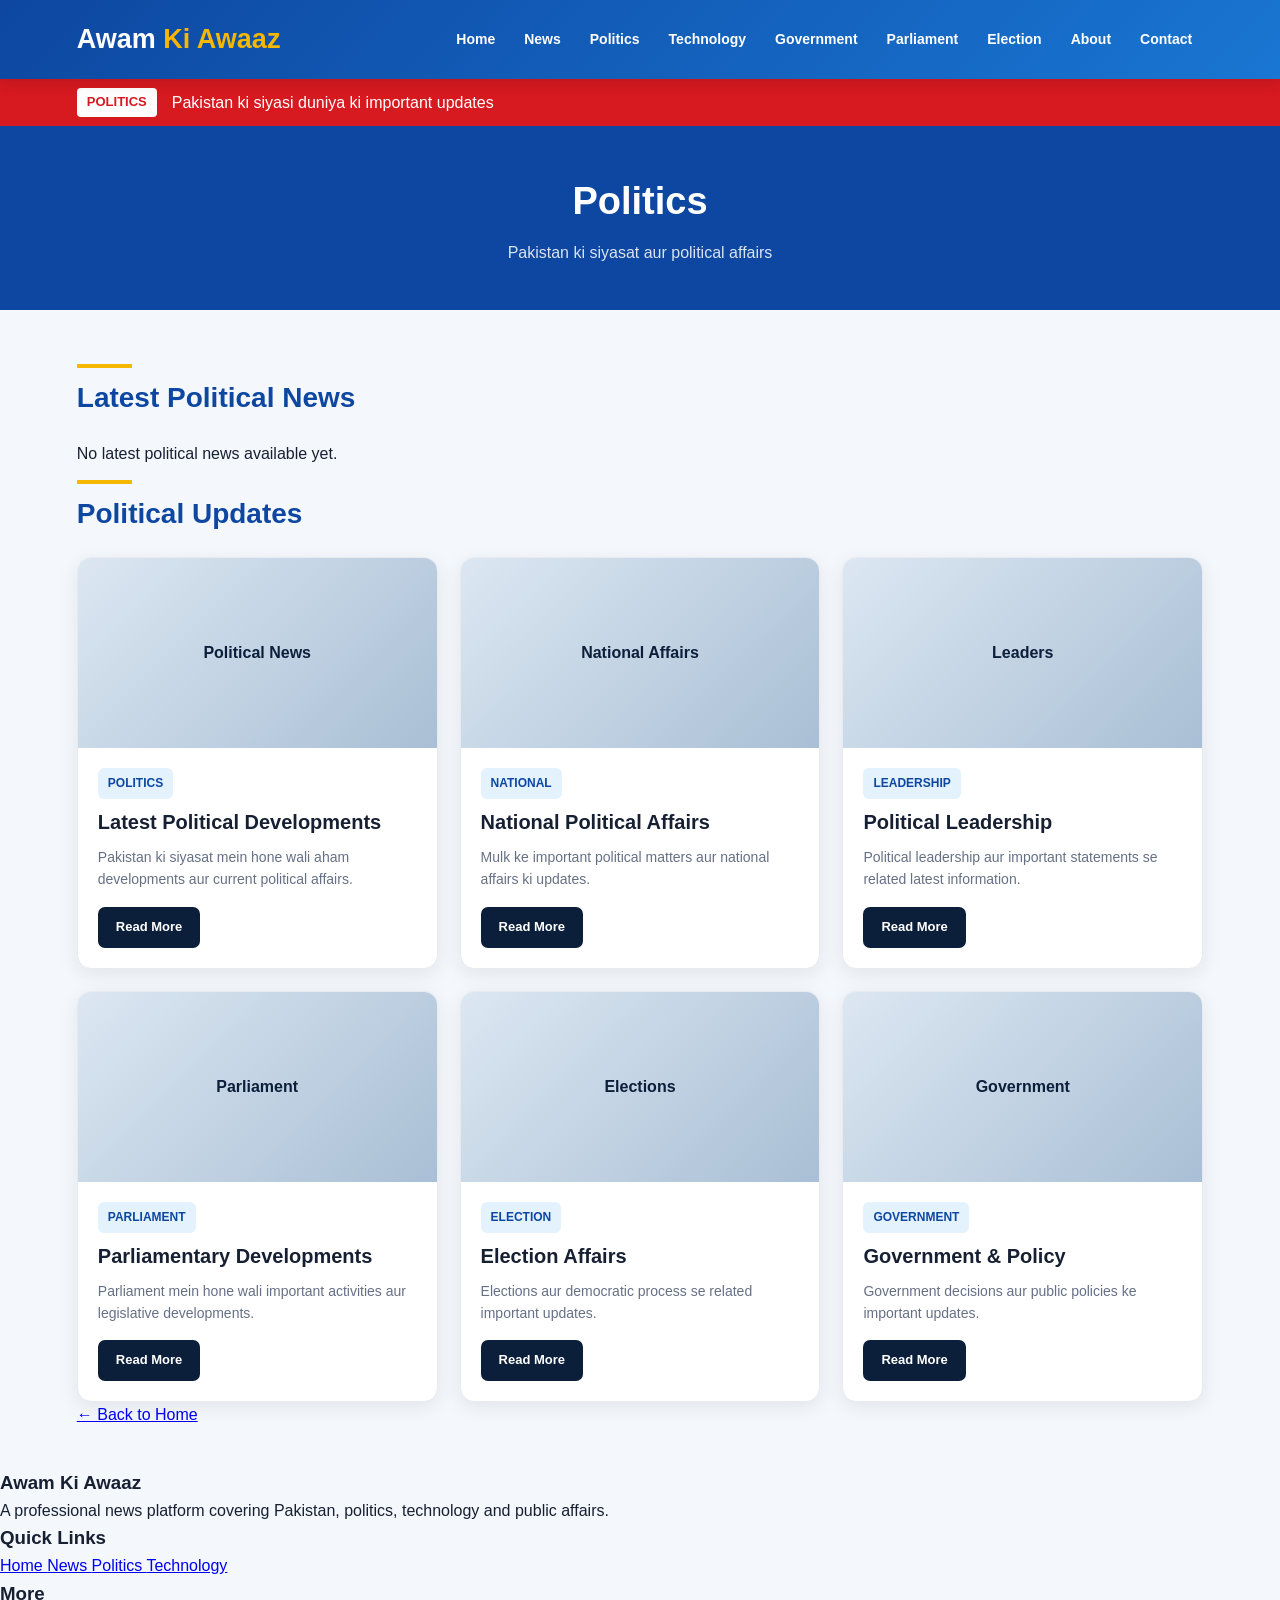
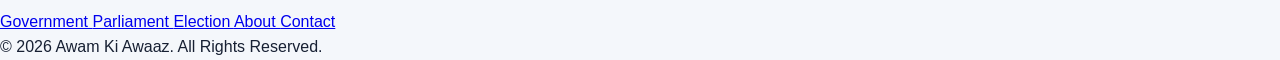
<file: politics.html>
<!DOCTYPE html>
<html lang="en">

<head>
    <meta charset="UTF-8">
    <meta name="viewport" content="width=device-width, initial-scale=1.0">

    <title>Awam Ki Awaaz | Politics</title>

    <link rel="stylesheet" href="style.css">
</head>

<body>

<header>
    <div class="header-inner">

        <a href="index.html" class="logo">
            Awam <span>Ki Awaaz</span>
        </a>

        <nav>
            <a href="index.html">Home</a>
            <a href="news.html">News</a>
            <a href="politics.html">Politics</a>
            <a href="technology.html">Technology</a>
            <a href="government.html">Government</a>
            <a href="parliament.html">Parliament</a>
            <a href="election.html">Election</a>
            <a href="about.html">About</a>
            <a href="contact.html">Contact</a>
        </nav>

    </div>
</header>


<div class="breaking-news">

    <div class="breaking-inner">

        <span class="breaking-title">
            POLITICS
        </span>

        <div class="breaking-text">
            Pakistan ki siyasi duniya ki important updates
        </div>

    </div>

</div>


<section class="page-header">

    <h1>Politics</h1>

    <p>
        Pakistan ki siyasat aur political affairs
    </p>

</section>


<main class="container">


<!-- ADMIN NEWS SECTION -->

<div class="section-title">

    <div>
        <span></span>

        <h2>
            Latest Political News
        </h2>
    </div>

</div>


<div id="politicsNews" class="news-grid">
</div>


<!-- POLITICAL UPDATES -->

<div class="section-title">

    <div>
        <span></span>

        <h2>
            Political Updates
        </h2>
    </div>

</div>


<div class="news-grid">


    <!-- CARD 1 -->

    <article class="card">

        <div class="card-image">
            Political News
        </div>

        <div class="card-content">

            <span class="card-category">
                Politics
            </span>

            <h3>
                Latest Political Developments
            </h3>

            <p>
                Pakistan ki siyasat mein hone wali aham
                developments aur current political affairs.
            </p>

            <a
                href="news.html"
                class="read-more-btn">
                Read More
            </a>

        </div>

    </article>


    <!-- CARD 2 -->

    <article class="card">

        <div class="card-image">
            National Affairs
        </div>

        <div class="card-content">

            <span class="card-category">
                National
            </span>

            <h3>
                National Political Affairs
            </h3>

            <p>
                Mulk ke important political matters aur
                national affairs ki updates.
            </p>

            <a
                href="news.html"
                class="read-more-btn">
                Read More
            </a>

        </div>

    </article>


    <!-- CARD 3 -->

    <article class="card">

        <div class="card-image">
            Leaders
        </div>

        <div class="card-content">

            <span class="card-category">
                Leadership
            </span>

            <h3>
                Political Leadership
            </h3>

            <p>
                Political leadership aur important statements
                se related latest information.
            </p>

            <a
                href="news.html"
                class="read-more-btn">
                Read More
            </a>

        </div>

    </article>


    <!-- CARD 4 -->

    <article class="card">

        <div class="card-image">
            Parliament
        </div>

        <div class="card-content">

            <span class="card-category">
                Parliament
            </span>

            <h3>
                Parliamentary Developments
            </h3>

            <p>
                Parliament mein hone wali important activities
                aur legislative developments.
            </p>

            <a
                href="parliament.html"
                class="read-more-btn">
                Read More
            </a>

        </div>

    </article>


    <!-- CARD 5 -->

    <article class="card">

        <div class="card-image">
            Elections
        </div>

        <div class="card-content">

            <span class="card-category">
                Election
            </span>

            <h3>
                Election Affairs
            </h3>

            <p>
                Elections aur democratic process se related
                important updates.
            </p>

            <a
                href="election.html"
                class="read-more-btn">
                Read More
            </a>

        </div>

    </article>


    <!-- CARD 6 -->

    <article class="card">

        <div class="card-image">
            Government
        </div>

        <div class="card-content">

            <span class="card-category">
                Government
            </span>

            <h3>
                Government & Policy
            </h3>

            <p>
                Government decisions aur public policies
                ke important updates.
            </p>

            <a
                href="government.html"
                class="read-more-btn">
                Read More
            </a>

        </div>

    </article>


</div>


<!-- BACK HOME -->

<a
    href="index.html"
    class="back-home">

    ← Back to Home

</a>


</main>


<footer>

    <div class="footer-inner">


        <div>

            <h3>
                Awam Ki Awaaz
            </h3>

            <p>
                A professional news platform covering Pakistan,
                politics, technology and public affairs.
            </p>

        </div>


        <div>

            <h3>
                Quick Links
            </h3>

            <div class="footer-links">

                <a href="index.html">
                    Home
                </a>

                <a href="news.html">
                    News
                </a>

                <a href="politics.html">
                    Politics
                </a>

                <a href="technology.html">
                    Technology
                </a>

            </div>

        </div>


        <div>

            <h3>
                More
            </h3>

            <div class="footer-links">

                <a href="government.html">
                    Government
                </a>

                <a href="parliament.html">
                    Parliament
                </a>

                <a href="election.html">
                    Election
                </a>

                <a href="about.html">
                    About
                </a>

                <a href="contact.html">
                    Contact
                </a>

            </div>

        </div>


    </div>


    <div class="footer-bottom">

        © 2026 Awam Ki Awaaz. All Rights Reserved.

    </div>

</footer>


<script>

const politicsNews =
    document.getElementById("politicsNews");


const savedNews =
    JSON.parse(localStorage.getItem("awamNews")) || [];


const politicalArticles =
    savedNews.filter(function(news) {

        return (
            news.category &&
            news.category.toLowerCase() === "politics"
        );

    });


if (politicalArticles.length === 0) {

    politicsNews.innerHTML = `
        <p>
            No latest political news available yet.
        </p>
    `;

} else {

    politicalArticles.forEach(function(news) {

        const article =
            document.createElement("article");

        article.className = "card";


        article.innerHTML = `

            <div class="card-image">

                ${
                    news.image
                    ?
                    `<img
                        src="${news.image}"
                        alt="Political News"
                        style="width:100%; height:220px; object-fit:cover;">
                    `
                    :
                    "Political News"
                }

            </div>


            <div class="card-content">

                <span class="card-category">
                    Politics
                </span>


                <h3>
                    ${news.title || "Political News"}
                </h3>


                <p>
                    ${news.description || ""}
                </p>


                <a
                    href="news.html"
                    class="read-more-btn">

                    Read More

                </a>

            </div>

        `;


        politicsNews.appendChild(article);

    });

}

</script>

</body>
</html>
</file>
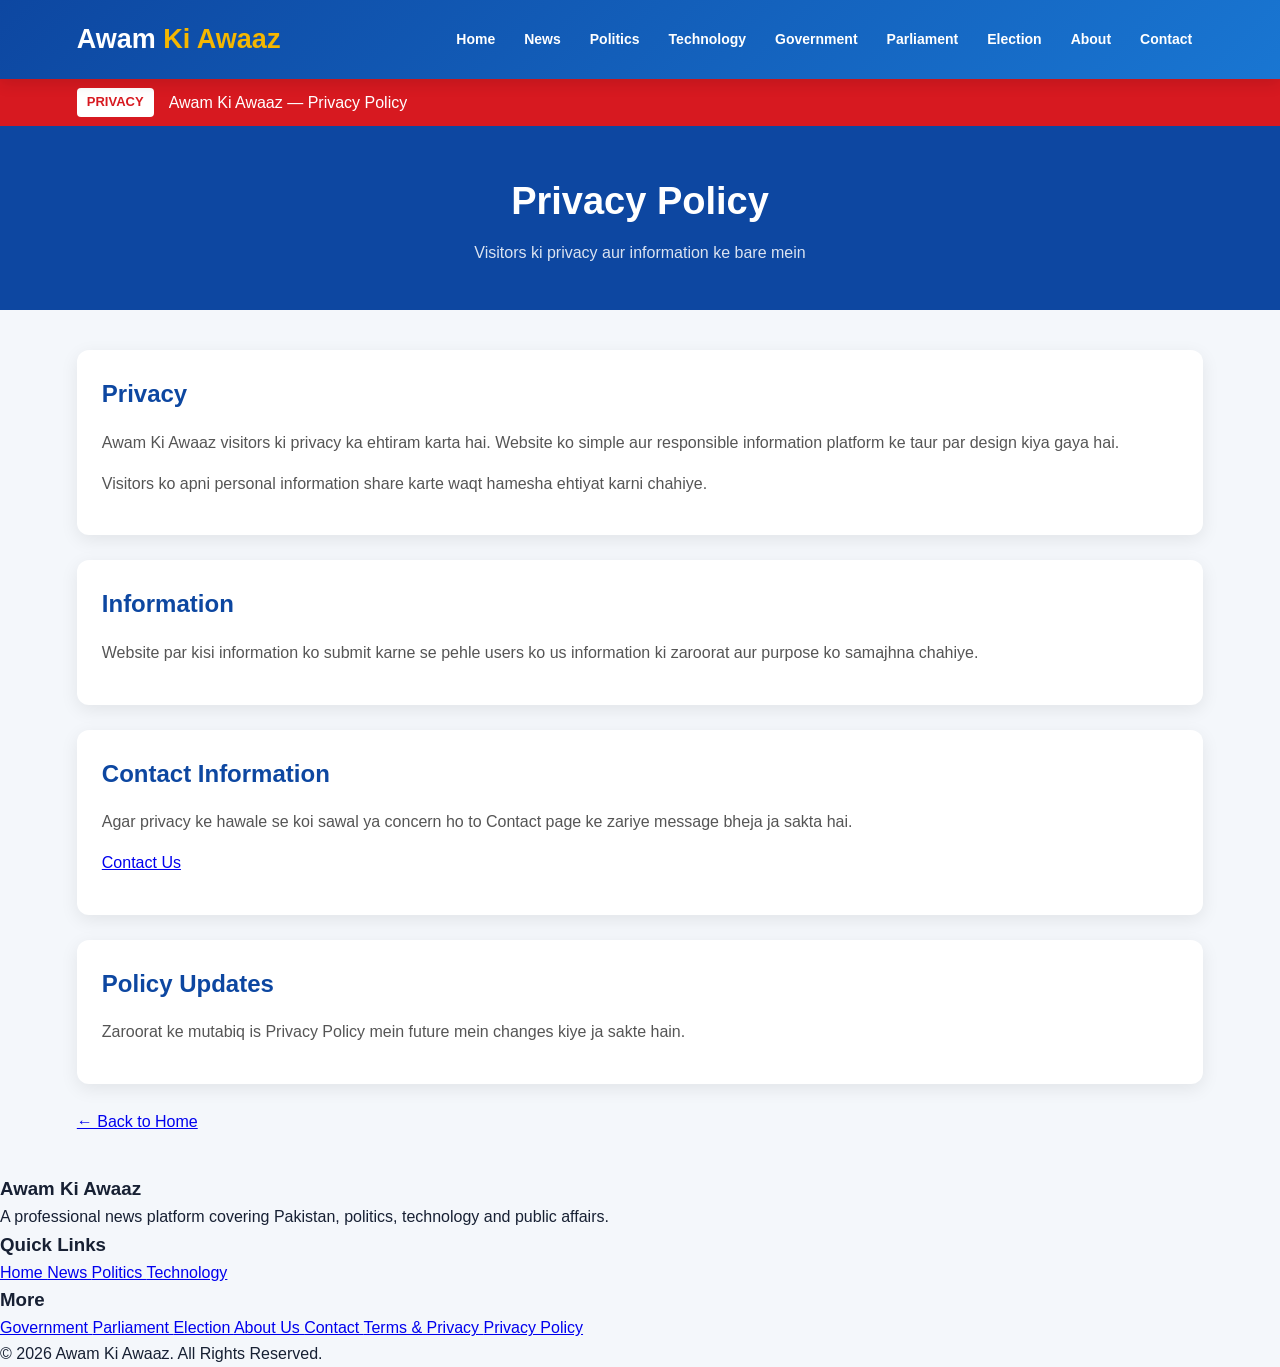
<file: privacy.html>
<!DOCTYPE html>
<html lang="en">
<head>
    <meta charset="UTF-8">
    <meta name="viewport" content="width=device-width, initial-scale=1.0">

    <title>Awam Ki Awaaz | Privacy Policy</title>

    <link rel="stylesheet" href="style.css">

    <style>
        .privacy-box {
            background: white;
            border-radius: 12px;
            padding: 25px;
            margin-bottom: 25px;
            box-shadow: 0 5px 18px rgba(0,0,0,0.08);
        }

        .privacy-box h2 {
            color: #0d47a1;
            margin-top: 0;
            margin-bottom: 15px;
        }

        .privacy-box p {
            color: #555;
            line-height: 1.8;
            margin-bottom: 12px;
        }
    </style>
</head>

<body>

<header>

    <div class="header-inner">

        <a href="index.html" class="logo">
            Awam <span>Ki Awaaz</span>
        </a>

        <nav>

            <a href="index.html">Home</a>

            <a href="news.html">News</a>

            <a href="politics.html">Politics</a>

            <a href="technology.html">Technology</a>

            <a href="government.html">Government</a>

            <a href="parliament.html">Parliament</a>

            <a href="election.html">Election</a>

            <a href="about.html">About</a>

            <a href="contact.html">Contact</a>

        </nav>

    </div>

</header>


<div class="breaking-news">

    <div class="breaking-inner">

        <span class="breaking-title">
            PRIVACY
        </span>

        <div class="breaking-text">
            Awam Ki Awaaz — Privacy Policy
        </div>

    </div>

</div>


<section class="page-header">

    <h1>
        Privacy Policy
    </h1>

    <p>
        Visitors ki privacy aur information ke bare mein
    </p>

</section>


<main class="container">


    <!-- PRIVACY -->

    <div class="privacy-box">

        <h2>
            Privacy
        </h2>

        <p>
            Awam Ki Awaaz visitors ki privacy ka ehtiram karta hai.
            Website ko simple aur responsible information platform
            ke taur par design kiya gaya hai.
        </p>

        <p>
            Visitors ko apni personal information share karte waqt
            hamesha ehtiyat karni chahiye.
        </p>

    </div>


    <!-- INFORMATION -->

    <div class="privacy-box">

        <h2>
            Information
        </h2>

        <p>
            Website par kisi information ko submit karne se pehle
            users ko us information ki zaroorat aur purpose ko
            samajhna chahiye.
        </p>

    </div>


    <!-- CONTACT INFORMATION -->

    <div class="privacy-box">

        <h2>
            Contact Information
        </h2>

        <p>
            Agar privacy ke hawale se koi sawal ya concern ho to
            Contact page ke zariye message bheja ja sakta hai.
        </p>

        <p>
            <a href="contact.html">
                Contact Us
            </a>
        </p>

    </div>


    <!-- POLICY UPDATES -->

    <div class="privacy-box">

        <h2>
            Policy Updates
        </h2>

        <p>
            Zaroorat ke mutabiq is Privacy Policy mein future mein
            changes kiye ja sakte hain.
        </p>

    </div>


    <!-- BACK HOME -->

    <a href="index.html" class="back-home">
        ← Back to Home
    </a>


</main>


<footer>

    <div class="footer-inner">


        <div>

            <h3>
                Awam Ki Awaaz
            </h3>

            <p>
                A professional news platform covering Pakistan,
                politics, technology and public affairs.
            </p>

        </div>


        <div>

            <h3>
                Quick Links
            </h3>

            <div class="footer-links">

                <a href="index.html">
                    Home
                </a>

                <a href="news.html">
                    News
                </a>

                <a href="politics.html">
                    Politics
                </a>

                <a href="technology.html">
                    Technology
                </a>

            </div>

        </div>


        <div>

            <h3>
                More
            </h3>

            <div class="footer-links">

                <a href="government.html">
                    Government
                </a>

                <a href="parliament.html">
                    Parliament
                </a>

                <a href="election.html">
                    Election
                </a>

                <a href="about.html">
                    About Us
                </a>

                <a href="contact.html">
                    Contact
                </a>

                <a href="terms.html">
                    Terms & Privacy
                </a>

                <a href="privacy.html">
                    Privacy Policy
                </a>

            </div>

        </div>


    </div>


    <div class="copyright">

        © 2026 Awam Ki Awaaz. All Rights Reserved.

    </div>

</footer>


</body>
</html>
</file>
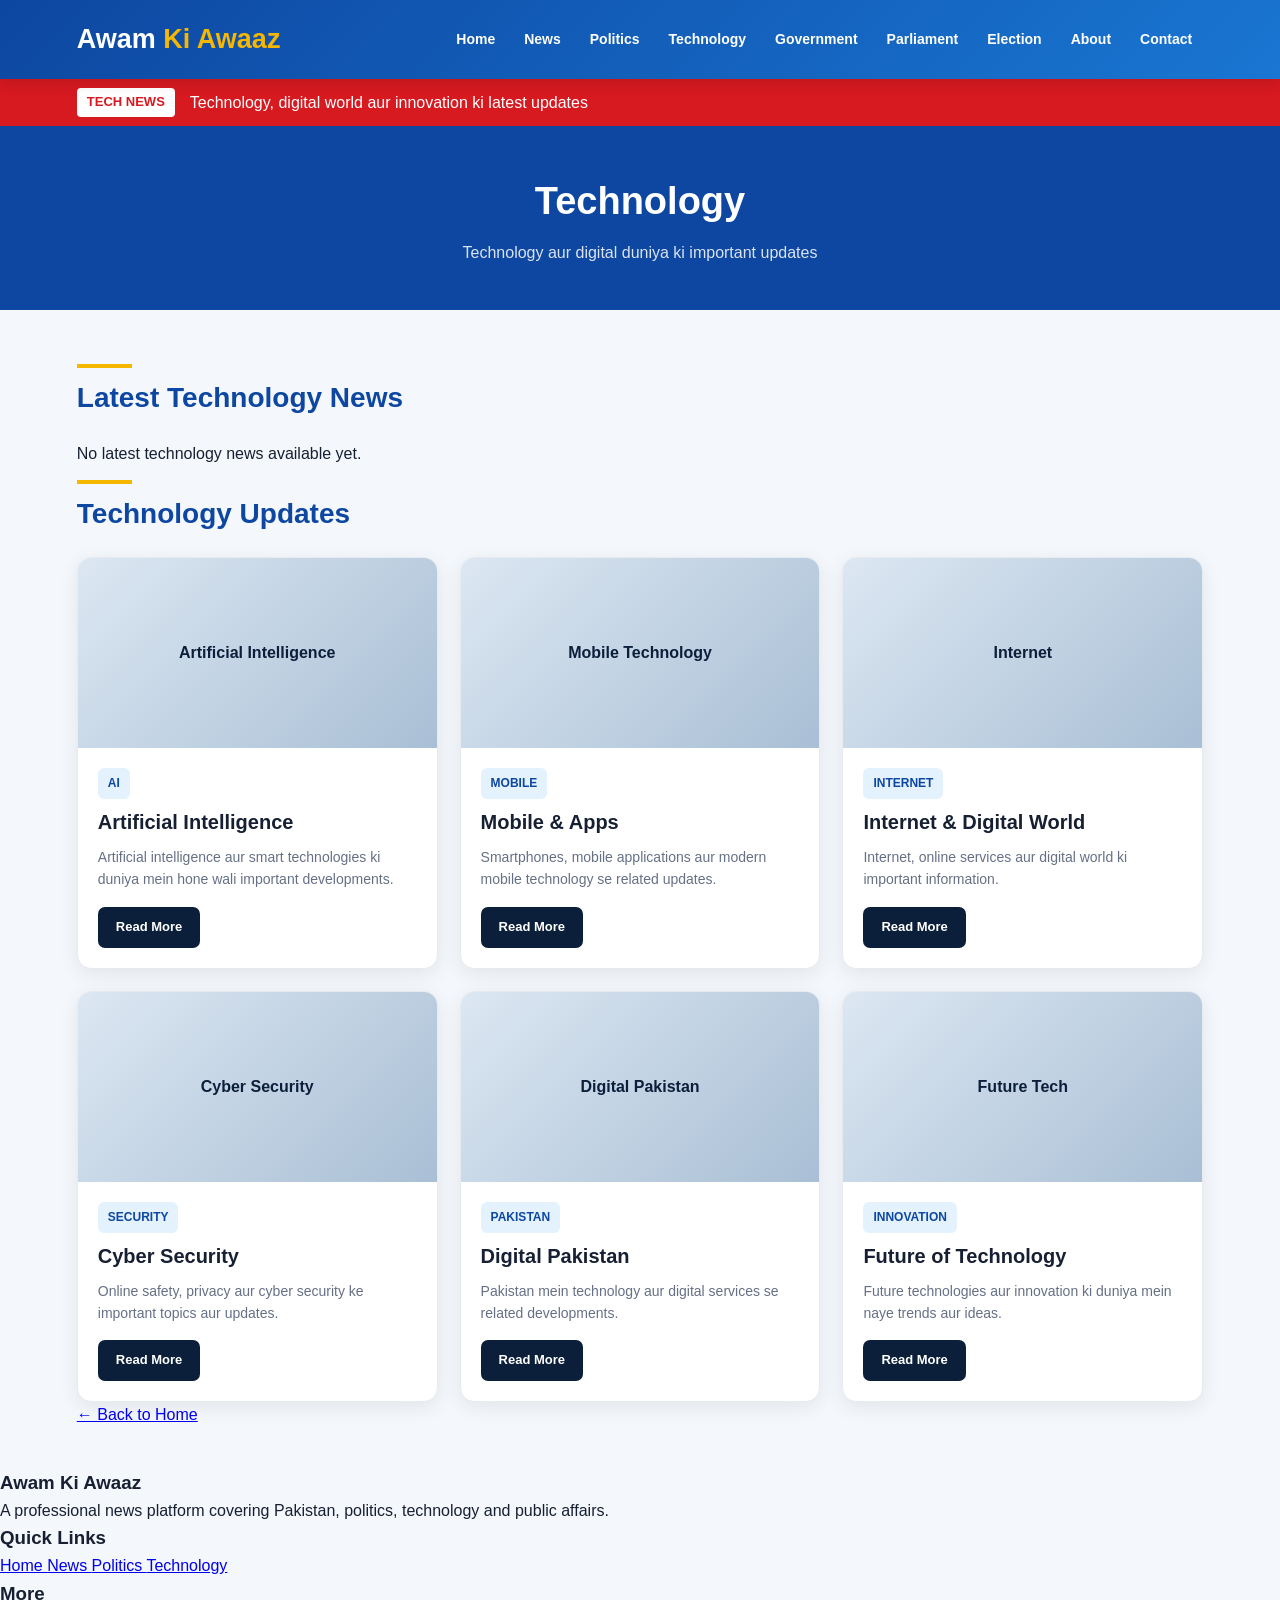
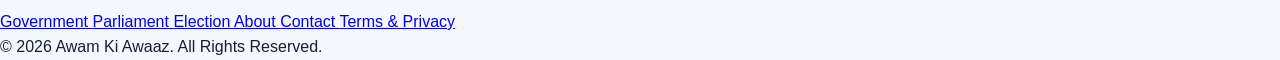
<file: technology.html>
<!DOCTYPE html>
<html lang="en">

<head>

    <meta charset="UTF-8">
    <meta name="viewport" content="width=device-width, initial-scale=1.0">

    <title>Awam Ki Awaaz | Technology</title>

    <link rel="stylesheet" href="style.css">

</head>

<body>


<header>

    <div class="header-inner">

        <a href="index.html" class="logo">
            Awam <span>Ki Awaaz</span>
        </a>


        <nav>

            <a href="index.html">Home</a>
            <a href="news.html">News</a>
            <a href="politics.html">Politics</a>
            <a href="technology.html">Technology</a>
            <a href="government.html">Government</a>
            <a href="parliament.html">Parliament</a>
            <a href="election.html">Election</a>
            <a href="about.html">About</a>
            <a href="contact.html">Contact</a>

        </nav>

    </div>

</header>



<div class="breaking-news">

    <div class="breaking-inner">

        <span class="breaking-title">
            TECH NEWS
        </span>

        <div class="breaking-text">
            Technology, digital world aur innovation ki latest updates
        </div>

    </div>

</div>



<section class="page-header">

    <h1>
        Technology
    </h1>

    <p>
        Technology aur digital duniya ki important updates
    </p>

</section>



<main class="container">


<!-- ADMIN TECHNOLOGY NEWS -->

<div class="section-title">

    <div>

        <span></span>

        <h2>
            Latest Technology News
        </h2>

    </div>

</div>


<div
    id="technologyNews"
    class="news-grid">
</div>



<!-- TECHNOLOGY CATEGORIES -->

<div class="section-title">

    <div>

        <span></span>

        <h2>
            Technology Updates
        </h2>

    </div>

</div>



<div class="news-grid">


    <!-- AI -->

    <article class="card">

        <div class="card-image">
            Artificial Intelligence
        </div>

        <div class="card-content">

            <span class="card-category">
                AI
            </span>

            <h3>
                Artificial Intelligence
            </h3>

            <p>
                Artificial intelligence aur smart technologies
                ki duniya mein hone wali important developments.
            </p>

            <a
                href="technology.html"
                class="read-more-btn">

                Read More

            </a>

        </div>

    </article>



    <!-- MOBILE -->

    <article class="card">

        <div class="card-image">
            Mobile Technology
        </div>

        <div class="card-content">

            <span class="card-category">
                Mobile
            </span>

            <h3>
                Mobile & Apps
            </h3>

            <p>
                Smartphones, mobile applications aur modern
                mobile technology se related updates.
            </p>

            <a
                href="technology.html"
                class="read-more-btn">

                Read More

            </a>

        </div>

    </article>



    <!-- INTERNET -->

    <article class="card">

        <div class="card-image">
            Internet
        </div>

        <div class="card-content">

            <span class="card-category">
                Internet
            </span>

            <h3>
                Internet & Digital World
            </h3>

            <p>
                Internet, online services aur digital world
                ki important information.
            </p>

            <a
                href="technology.html"
                class="read-more-btn">

                Read More

            </a>

        </div>

    </article>



    <!-- CYBER SECURITY -->

    <article class="card">

        <div class="card-image">
            Cyber Security
        </div>

        <div class="card-content">

            <span class="card-category">
                Security
            </span>

            <h3>
                Cyber Security
            </h3>

            <p>
                Online safety, privacy aur cyber security
                ke important topics aur updates.
            </p>

            <a
                href="technology.html"
                class="read-more-btn">

                Read More

            </a>

        </div>

    </article>



    <!-- DIGITAL PAKISTAN -->

    <article class="card">

        <div class="card-image">
            Digital Pakistan
        </div>

        <div class="card-content">

            <span class="card-category">
                Pakistan
            </span>

            <h3>
                Digital Pakistan
            </h3>

            <p>
                Pakistan mein technology aur digital services
                se related developments.
            </p>

            <a
                href="technology.html"
                class="read-more-btn">

                Read More

            </a>

        </div>

    </article>



    <!-- FUTURE TECH -->

    <article class="card">

        <div class="card-image">
            Future Tech
        </div>

        <div class="card-content">

            <span class="card-category">
                Innovation
            </span>

            <h3>
                Future of Technology
            </h3>

            <p>
                Future technologies aur innovation ki duniya
                mein naye trends aur ideas.
            </p>

            <a
                href="technology.html"
                class="read-more-btn">

                Read More

            </a>

        </div>

    </article>


</div>



<!-- BACK HOME -->

<a
    href="index.html"
    class="back-home">

    ← Back to Home

</a>


</main>



<footer>


    <div class="footer-inner">


        <div>

            <h3>
                Awam Ki Awaaz
            </h3>

            <p>
                A professional news platform covering Pakistan,
                politics, technology and public affairs.
            </p>

        </div>



        <div>

            <h3>
                Quick Links
            </h3>

            <div class="footer-links">

                <a href="index.html">
                    Home
                </a>

                <a href="news.html">
                    News
                </a>

                <a href="politics.html">
                    Politics
                </a>

                <a href="technology.html">
                    Technology
                </a>

            </div>

        </div>



        <div>

            <h3>
                More
            </h3>

            <div class="footer-links">

                <a href="government.html">
                    Government
                </a>

                <a href="parliament.html">
                    Parliament
                </a>

                <a href="election.html">
                    Election
                </a>

                <a href="about.html">
                    About
                </a>

                <a href="contact.html">
                    Contact
                </a>

                <a href="terms.html">
                    Terms & Privacy
                </a>

            </div>

        </div>


    </div>



    <div class="footer-bottom">

        © 2026 Awam Ki Awaaz. All Rights Reserved.

    </div>


</footer>



<script>


/* GET SAVED NEWS */

const technologyNews =
    document.getElementById("technologyNews");


const savedNews =
    JSON.parse(localStorage.getItem("awamNews")) || [];



/* FILTER TECHNOLOGY NEWS */

const technologyArticles =
    savedNews.filter(function(news) {

        return (
            news.category &&
            news.category.toLowerCase() === "technology"
        );

    });



/* NO NEWS */

if (technologyArticles.length === 0) {

    technologyNews.innerHTML = `

        <p>
            No latest technology news available yet.
        </p>

    `;

}



/* SHOW NEWS */

else {

    technologyArticles.forEach(function(news) {


        const article =
            document.createElement("article");


        article.className =
            "card";


        article.innerHTML = `


            <div class="card-image">

                ${
                    news.image

                    ?

                    `<img
                        src="${news.image}"
                        alt="Technology News"
                        style="width:100%; height:220px; object-fit:cover;"
                    >`

                    :

                    "Technology News"
                }

            </div>



            <div class="card-content">


                <span class="card-category">

                    Technology

                </span>



                <h3>

                    ${news.title || "Technology News"}

                </h3>



                <p>

                    ${news.description || ""}

                </p>



                <a
                    href="news.html"
                    class="read-more-btn">

                    Read More

                </a>


            </div>


        `;


        technologyNews.appendChild(article);


    });

}


</script>


</body>

</html>
</file>
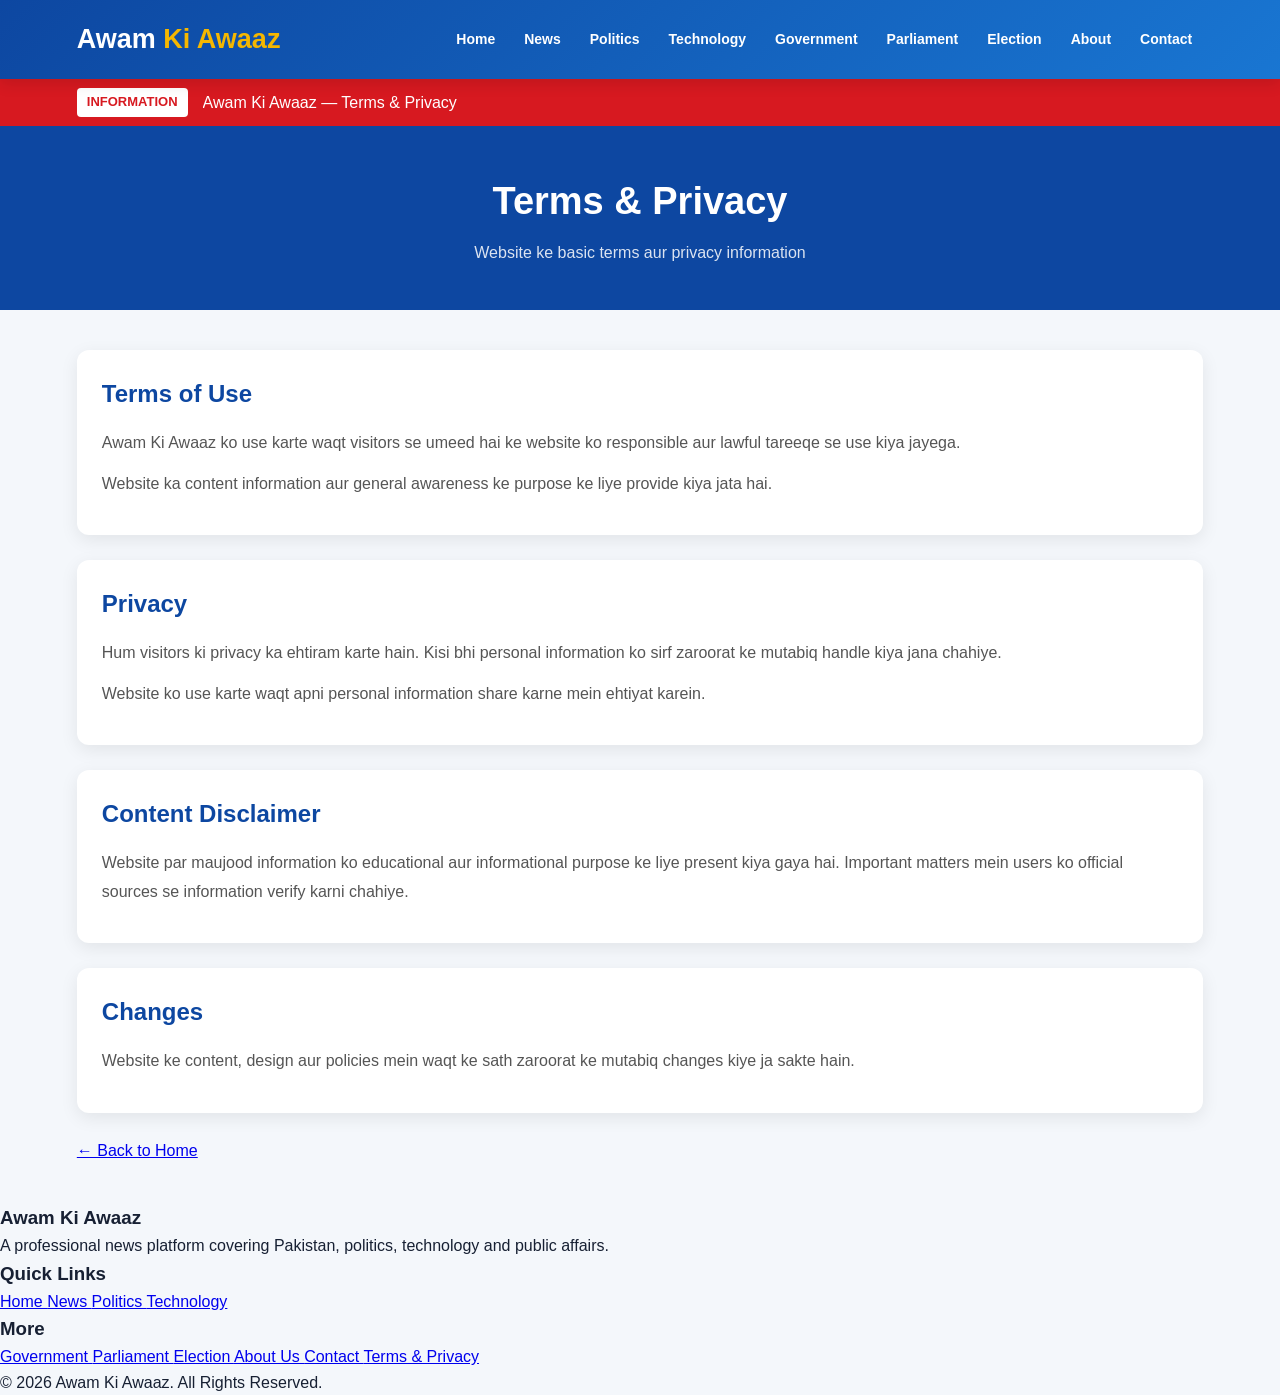
<file: terms.html>
<!DOCTYPE html>
<html lang="en">
<head>
    <meta charset="UTF-8">
    <meta name="viewport" content="width=device-width, initial-scale=1.0">

    <title>Awam Ki Awaaz | Terms & Privacy</title>

    <link rel="stylesheet" href="style.css">

    <style>
        .terms-box {
            background: white;
            border-radius: 12px;
            padding: 25px;
            margin-bottom: 25px;
            box-shadow: 0 5px 18px rgba(0,0,0,0.08);
        }

        .terms-box h2 {
            color: #0d47a1;
            margin-top: 0;
            margin-bottom: 15px;
        }

        .terms-box p {
            color: #555;
            line-height: 1.8;
            margin-bottom: 12px;
        }
    </style>
</head>

<body>

<header>

    <div class="header-inner">

        <a href="index.html" class="logo">
            Awam <span>Ki Awaaz</span>
        </a>

        <nav>

            <a href="index.html">Home</a>

            <a href="news.html">News</a>

            <a href="politics.html">Politics</a>

            <a href="technology.html">Technology</a>

            <a href="government.html">Government</a>

            <a href="parliament.html">Parliament</a>

            <a href="election.html">Election</a>

            <a href="about.html">About</a>

            <a href="contact.html">Contact</a>

        </nav>

    </div>

</header>


<div class="breaking-news">

    <div class="breaking-inner">

        <span class="breaking-title">
            INFORMATION
        </span>

        <div class="breaking-text">
            Awam Ki Awaaz — Terms & Privacy
        </div>

    </div>

</div>


<section class="page-header">

    <h1>
        Terms & Privacy
    </h1>

    <p>
        Website ke basic terms aur privacy information
    </p>

</section>


<main class="container">


    <!-- TERMS OF USE -->

    <div class="terms-box">

        <h2>
            Terms of Use
        </h2>

        <p>
            Awam Ki Awaaz ko use karte waqt visitors se umeed hai
            ke website ko responsible aur lawful tareeqe se use
            kiya jayega.
        </p>

        <p>
            Website ka content information aur general awareness
            ke purpose ke liye provide kiya jata hai.
        </p>

    </div>


    <!-- PRIVACY -->

    <div class="terms-box">

        <h2>
            Privacy
        </h2>

        <p>
            Hum visitors ki privacy ka ehtiram karte hain.
            Kisi bhi personal information ko sirf zaroorat ke
            mutabiq handle kiya jana chahiye.
        </p>

        <p>
            Website ko use karte waqt apni personal information
            share karne mein ehtiyat karein.
        </p>

    </div>


    <!-- CONTENT DISCLAIMER -->

    <div class="terms-box">

        <h2>
            Content Disclaimer
        </h2>

        <p>
            Website par maujood information ko educational aur
            informational purpose ke liye present kiya gaya hai.
            Important matters mein users ko official sources se
            information verify karni chahiye.
        </p>

    </div>


    <!-- CHANGES -->

    <div class="terms-box">

        <h2>
            Changes
        </h2>

        <p>
            Website ke content, design aur policies mein waqt ke
            sath zaroorat ke mutabiq changes kiye ja sakte hain.
        </p>

    </div>


    <!-- BACK HOME -->

    <a href="index.html" class="back-home">
        ← Back to Home
    </a>


</main>


<footer>

    <div class="footer-inner">


        <div>

            <h3>
                Awam Ki Awaaz
            </h3>

            <p>
                A professional news platform covering Pakistan,
                politics, technology and public affairs.
            </p>

        </div>


        <div>

            <h3>
                Quick Links
            </h3>

            <div class="footer-links">

                <a href="index.html">
                    Home
                </a>

                <a href="news.html">
                    News
                </a>

                <a href="politics.html">
                    Politics
                </a>

                <a href="technology.html">
                    Technology
                </a>

            </div>

        </div>


        <div>

            <h3>
                More
            </h3>

            <div class="footer-links">

                <a href="government.html">
                    Government
                </a>

                <a href="parliament.html">
                    Parliament
                </a>

                <a href="election.html">
                    Election
                </a>

                <a href="about.html">
                    About Us
                </a>

                <a href="contact.html">
                    Contact
                </a>

                <a href="terms.html">
                    Terms & Privacy
                </a>

            </div>

        </div>


    </div>


    <div class="copyright">

        © 2026 Awam Ki Awaaz. All Rights Reserved.

    </div>

</footer>


</body>
</html>
</file>
<file: style.css>
* {
    margin: 0;
    padding: 0;
    box-sizing: border-box;
}

html {
    scroll-behavior: smooth;
}

body {
    font-family: Arial, Helvetica, sans-serif;
    background: #f4f7fb;
    color: #172033;
    line-height: 1.6;
}

/* =========================
   HEADER
========================= */

header {
    background: linear-gradient(135deg, #0d47a1, #1976d2);
    color: white;
    padding: 18px 6%;
    position: sticky;
    top: 0;
    z-index: 1000;
    box-shadow: 0 4px 15px rgba(0, 0, 0, 0.12);
}

.header-inner,
.header-content {
    max-width: 1200px;
    margin: auto;
    display: flex;
    align-items: center;
    justify-content: space-between;
    gap: 20px;
}

.logo {
    font-size: 27px;
    font-weight: 800;
    text-decoration: none;
    color: white;
}

.logo span {
    color: #f5b700;
}

.logo h1 {
    margin: 0;
}

.logo p {
    margin-top: 5px;
    font-size: 14px;
}

nav {
    display: flex;
    flex-wrap: wrap;
    justify-content: center;
    gap: 7px;
}

nav a {
    color: white;
    text-decoration: none;
    padding: 8px 11px;
    border-radius: 6px;
    font-size: 14px;
    font-weight: bold;
    transition: 0.3s;
}

nav a:hover {
    background: #f5b700;
    color: #0b1f3a;
}

/* =========================
   BREAKING NEWS
========================= */

.breaking-news {
    background: #d71920;
    color: white;
    padding: 9px 6%;
    overflow: hidden;
}

.breaking-inner {
    max-width: 1200px;
    margin: auto;
    display: flex;
    align-items: center;
    gap: 15px;
}

.breaking-title {
    background: white;
    color: #d71920;
    padding: 4px 10px;
    border-radius: 4px;
    font-weight: bold;
    white-space: nowrap;
    font-size: 13px;
}

.breaking-text {
    white-space: nowrap;
    overflow: hidden;
}

/* =========================
   HERO
========================= */

.hero {
    max-width: 1200px;
    margin: 30px auto;
    padding: 50px 35px;
    border-radius: 18px;
    background: linear-gradient(135deg, #0d47a1, #1976d2);
    color: white;
    box-shadow: 0 10px 30px rgba(11, 31, 58, 0.2);
}

.hero-content {
    max-width: 750px;
}

.hero h1,
.hero h2 {
    line-height: 1.15;
    margin-bottom: 15px;
}

.hero h1 {
    font-size: 44px;
}

.hero h2 {
    font-size: 34px;
}

.hero p {
    font-size: 17px;
    opacity: 0.9;
    margin-bottom: 25px;
}

.hero-btn,
.read-more-btn {
    display: inline-block;
    background: #f5b700;
    color: #0b1f3a;
    text-decoration: none;
    padding: 10px 18px;
    border-radius: 7px;
    font-weight: bold;
    transition: 0.3s;
}

.hero-btn:hover,
.read-more-btn:hover {
    transform: translateY(-2px);
    opacity: 0.9;
}

/* Home page latest button */

.latest-btn {
    display: inline-block;
    background: #ffd600;
    color: #222;
    text-decoration: none;
    padding: 13px 22px;
    border-radius: 9px;
    font-weight: bold;
}

/* =========================
   MAIN CONTAINER
========================= */

.container {
    width: 88%;
    max-width: 1200px;
    margin: 40px auto;
}

/* =========================
   SECTION TITLES
========================= */

.section-title {
    display: flex;
    align-items: center;
    justify-content: space-between;
    gap: 15px;
    margin-bottom: 20px;
    color: #0d47a1;
}

.section-title h2 {
    font-size: 28px;
    color: #0d47a1;
}

.section-title span {
    height: 4px;
    width: 55px;
    background: #f5b700;
    display: inline-block;
}

/* =========================
   NEWS GRID
========================= */

.news-grid {
    display: grid;
    grid-template-columns: repeat(3, 1fr);
    gap: 22px;
}

/* =========================
   GENERAL CARD
========================= */

.card,
.news-card {
    background: white;
    border-radius: 14px;
    overflow: hidden;
    box-shadow: 0 5px 20px rgba(0, 0, 0, 0.08);
    transition: 0.3s;
    border: 1px solid #e7ebf0;
}

.card:hover,
.news-card:hover {
    transform: translateY(-5px);
    box-shadow: 0 12px 28px rgba(0, 0, 0, 0.12);
}

/* =========================
   CARD IMAGE
========================= */

.card-image,
.news-image {
    width: 100%;
    height: 190px;
    background: linear-gradient(135deg, #dce7f2, #a9bfd5);
    display: flex;
    align-items: center;
    justify-content: center;
    object-fit: cover;
    color: #0b1f3a;
    font-weight: bold;
}

/* =========================
   CARD CONTENT
========================= */

.card-content,
.news-content {
    padding: 20px;
}

.card-category,
.category {
    display: inline-block;
    font-size: 12px;
    font-weight: bold;
    color: #0d47a1;
    background: #e3f2fd;
    padding: 6px 10px;
    border-radius: 6px;
    margin-bottom: 10px;
    text-transform: uppercase;
}

.card h3,
.news-content h3 {
    font-size: 20px;
    line-height: 1.35;
    margin-bottom: 10px;
    color: #172033;
}

.news-content h3 {
    color: #0d47a1;
}

.card p,
.news-content p {
    color: #667085;
    font-size: 14px;
    margin-bottom: 16px;
}

/* =========================
   READ MORE
========================= */

.read-more {
    display: inline-block;
    background: #0d47a1;
    color: white;
    text-decoration: none;
    padding: 10px 16px;
    border-radius: 8px;
    font-weight: bold;
    transition: 0.3s;
}

.read-more:hover {
    background: #1976d2;
}

.read-more-btn {
    background: #0b1f3a;
    color: white;
    font-size: 13px;
}

/* =========================
   EMPTY NEWS
========================= */

.empty-news {
    grid-column: 1 / -1;
    background: white;
    padding: 35px;
    text-align: center;
    border-radius: 14px;
    color: #777;
    box-shadow: 0 5px 20px rgba(0, 0, 0, 0.07);
}

.empty-news h3 {
    color: #0d47a1;
    margin-bottom: 8px;
}

/* =========================
   QUICK LINKS
========================= */

.quick-links {
    display: grid;
    grid-template-columns: repeat(3, 1fr);
    gap: 20px;
    margin-top: 35px;
}

.quick-card {
    background: white;
    padding: 25px;
    text-align: center;
    border-radius: 14px;
    box-shadow: 0 5px 20px rgba(0, 0, 0, 0.07);
}

.quick-card h3 {
    color: #0d47a1;
    margin-top: 0;
}

.quick-card a {
    display: inline-block;
    margin-top: 10px;
    color: #0d47a1;
    font-weight: bold;
    text-decoration: none;
}

/* =========================
   PAGE HEADER
========================= */

.page-header {
    background: #0d47a1;
    color: white;
    padding: 45px 6%;
    text-align: center;
}

.page-header h1 {
    font-size: 38px;
    margin-bottom: 8px;
}

.page-header p {
    opacity: 0.85;
}

/* =========================
   CONTENT BOX
========================= */

.content-box {
    background: white;
    padding: 30px;
    border-radius: 14px;
    box-shadow: 0 5px 20px rgba(0, 0, 0, 0.06);
    margin-bottom: 25px;
}

.content-box h2 {
    color: #0d47a1;
    margin-bottom: 12px;
}

.content-box p {
    color: #596579;
    margin-bottom: 14px;
}

/* =========================
   ABOUT / TERMS / PRIVACY
========================= */

.about-box,
.terms-box,
.privacy-box {
    background: white;
    padding: 30px;
    border-radius: 14px;
    box-shadow: 0 5px 20px rgba(0, 0, 0, 0.06);
    margin-bottom: 25px;
}

.about-box h2,
.terms-box h2,
.privacy-box h2 {
    color: #0d47a1;
    margin-bottom: 12px;
}

.about-box p,
.terms-box
</file>
